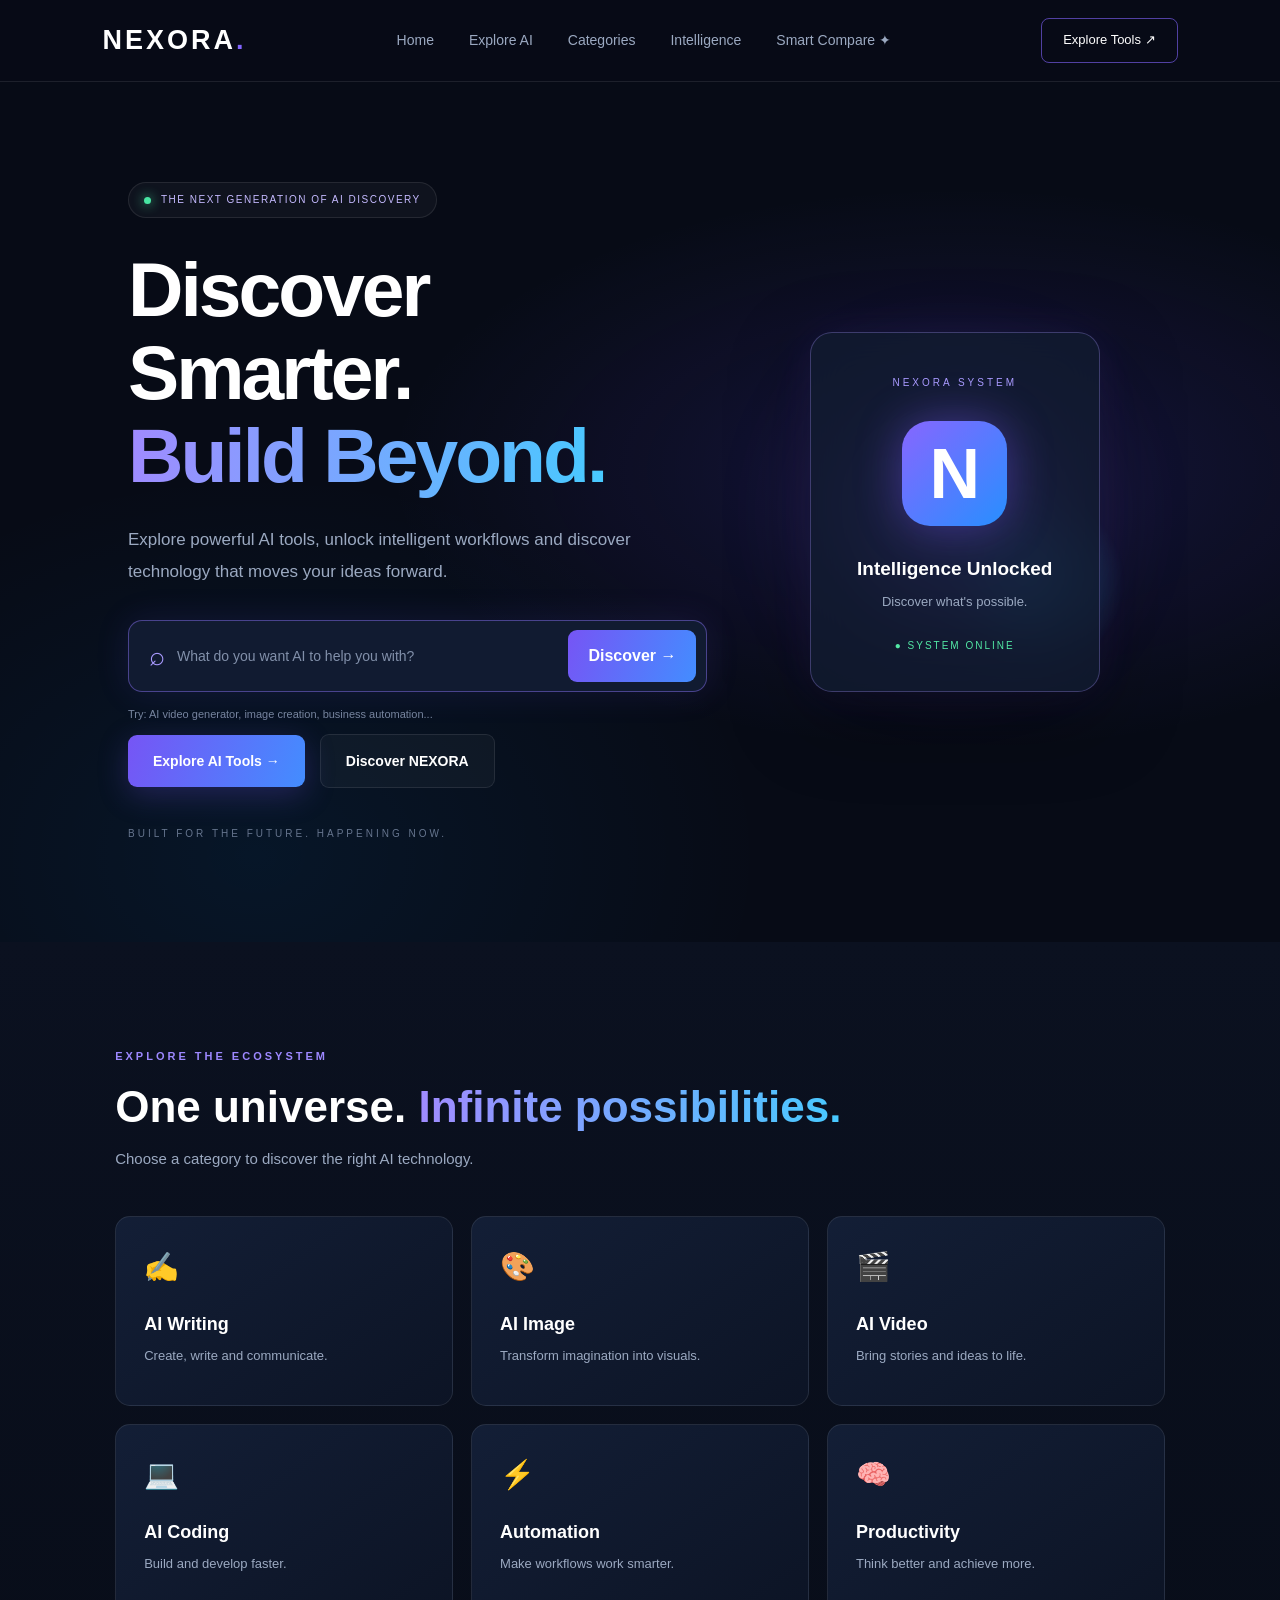
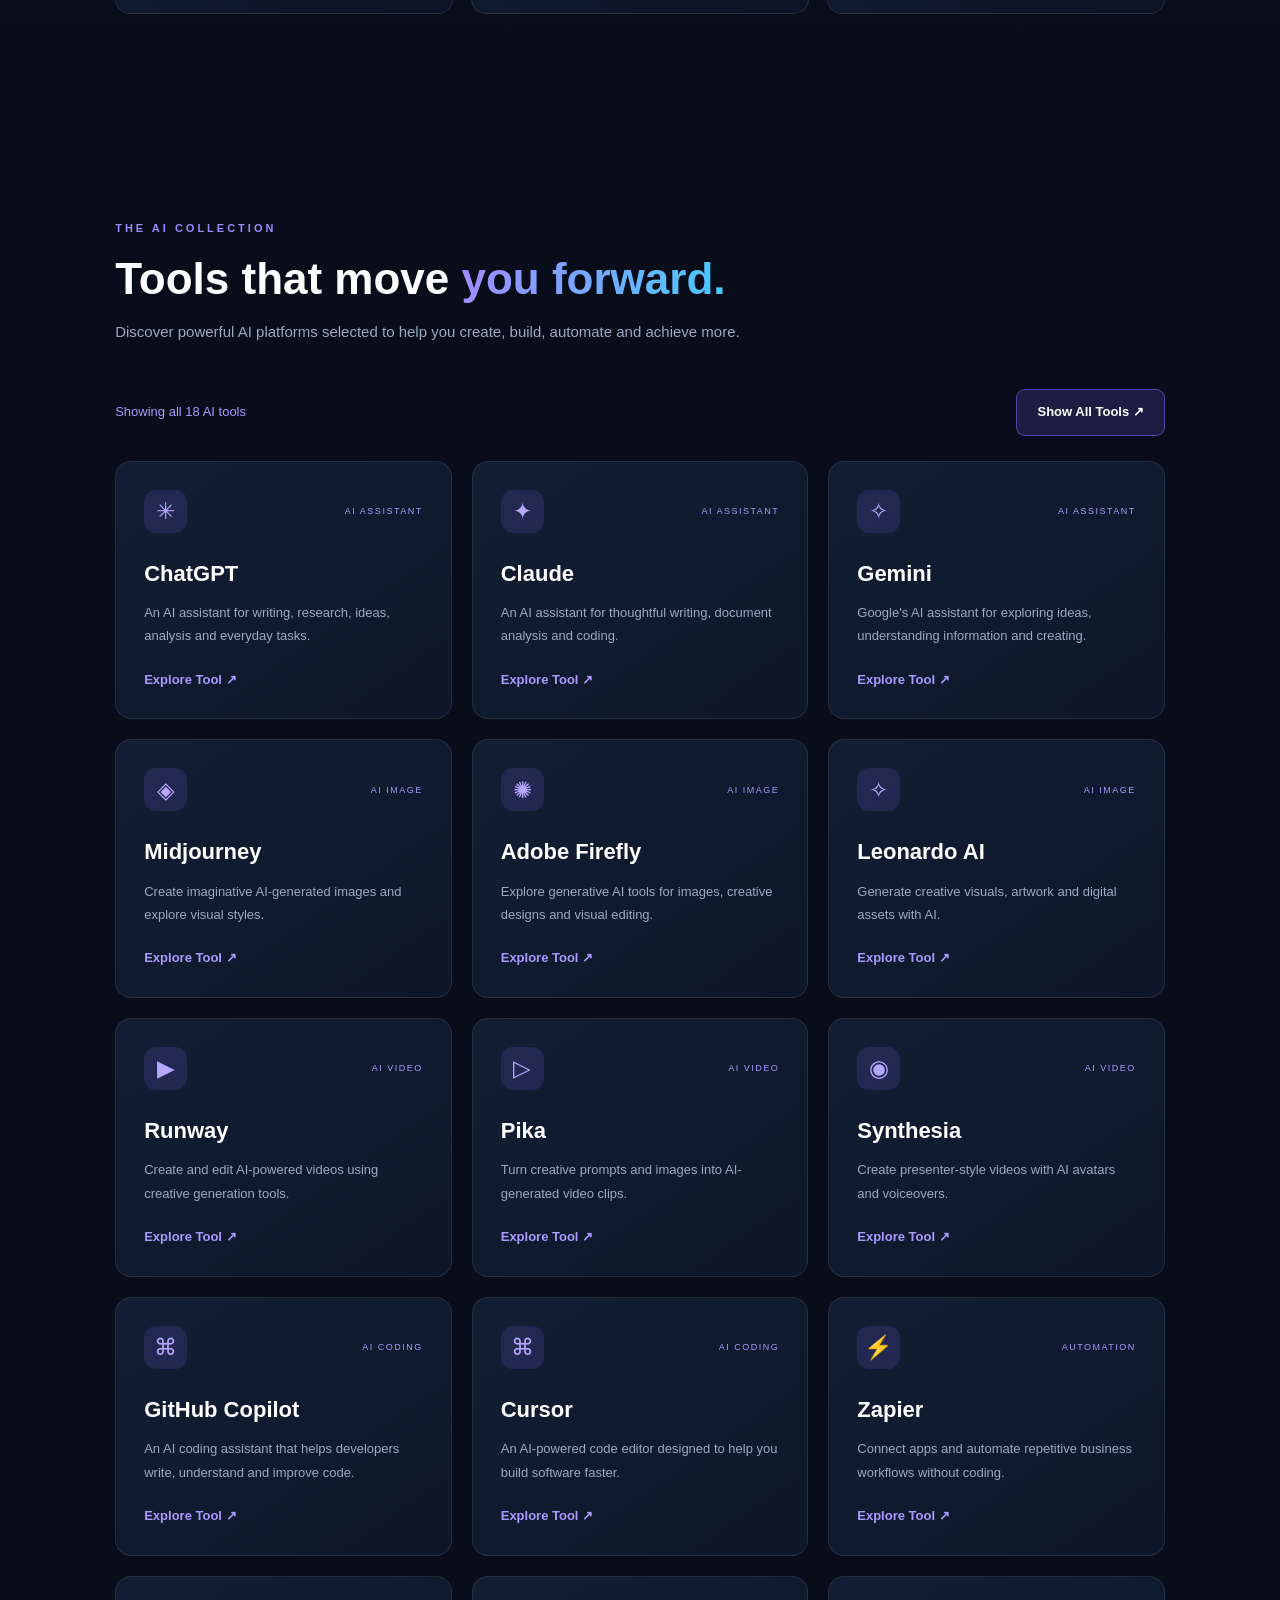
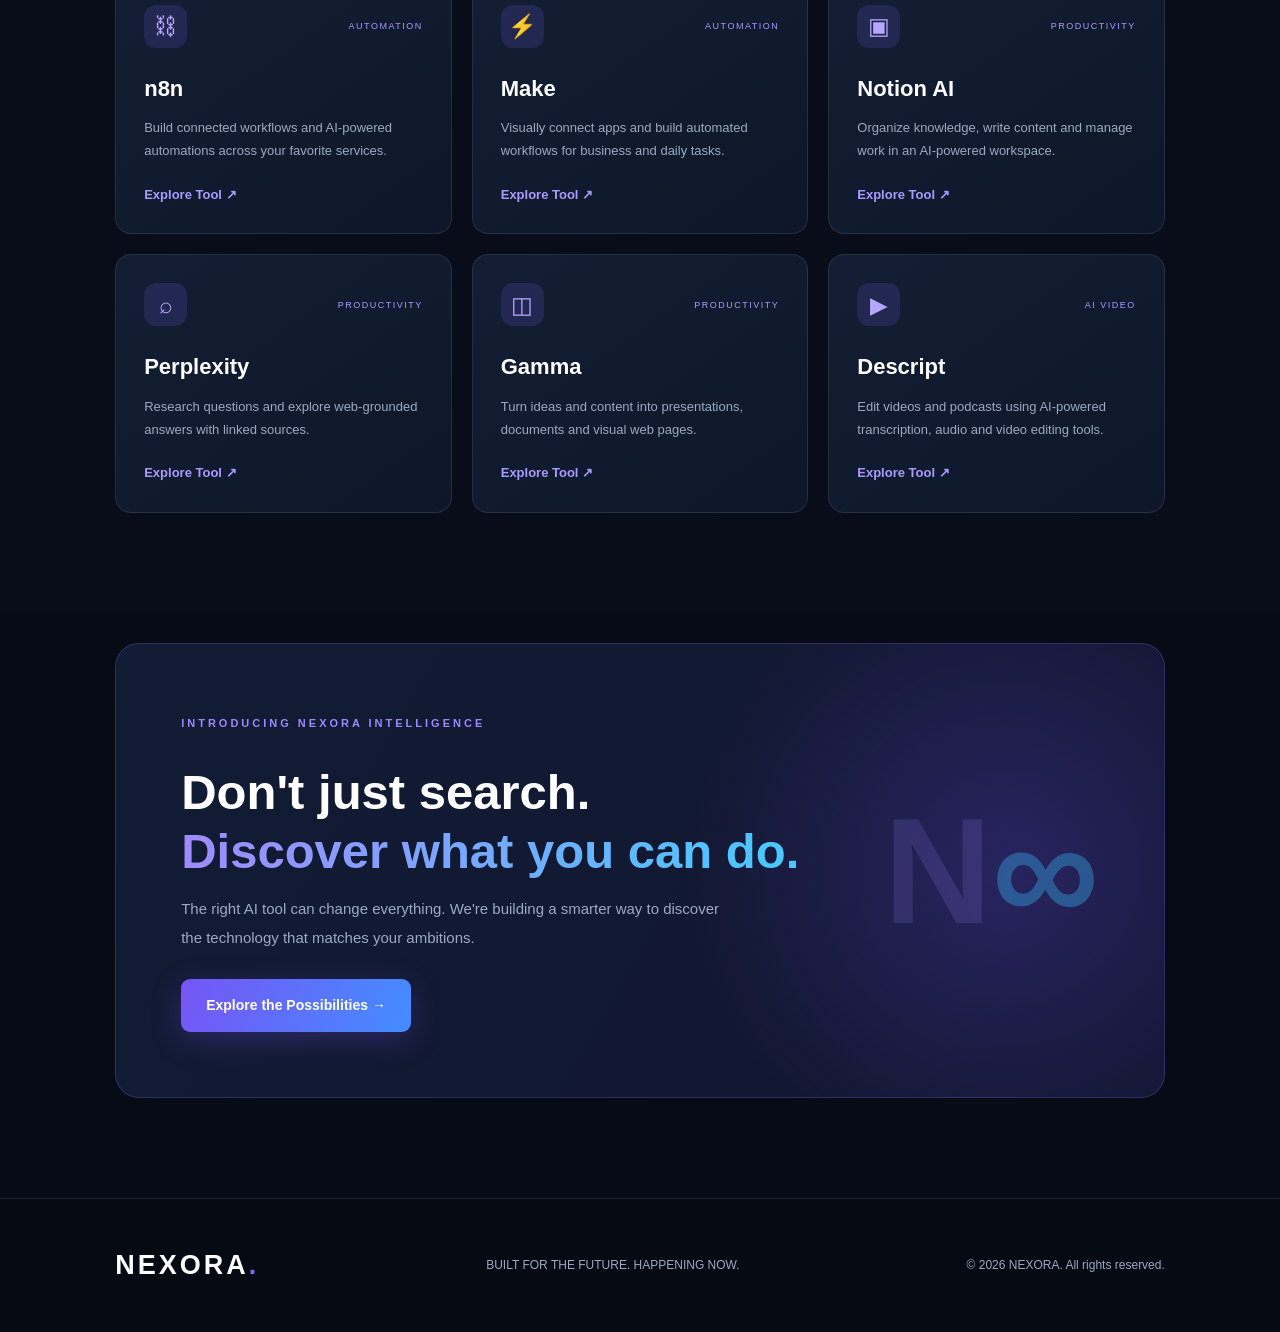
<file: index.html>
<!DOCTYPE html>
<html lang="en">

<head>
    <meta charset="UTF-8">
    <meta name="viewport" content="width=device-width, initial-scale=1.0">
    <meta name="description" content="Discover powerful AI tools, intelligent software and automation solutions with NEXORA.">
    <meta name="theme-color" content="#070b16">
    <link rel="icon" href="icon-192.png" type="image/png">

    <title>NEXORA — BUILT FOR THE FUTURE. HAPPENING NOW.</title>

    <link rel="manifest" href="manifest.json">
    <link rel="stylesheet" href="css/style.css">

    <style>
        .category-card {
            cursor: pointer;
            text-decoration: none;
        }

        .category-card.is-active {
            border-color: #8265ff;
            box-shadow: 0 0 25px rgba(130, 101, 255, 0.22);
            transform: translateY(-3px);
        }

        .filter-toolbar {
            position: relative;
            z-index: 10;
            display: flex;
            align-items: center;
            justify-content: space-between;
            flex-wrap: wrap;
            gap: 14px;
            margin: 25px 0;
        }

        .filter-status {
            color: #a99aff;
            font-size: 13px;
        }

        .filter-reset {
            position: relative;
            z-index: 20;
            display: inline-flex;
            align-items: center;
            justify-content: center;
            padding: 12px 20px;
            min-height: 44px;
            color: white;
            background: rgba(130, 101, 255, 0.18);
            border: 1px solid rgba(130, 101, 255, 0.55);
            border-radius: 9px;
            font-size: 13px;
            font-weight: 700;
            cursor: pointer;
            pointer-events: auto;
            transition: 0.3s ease;
        }

        .filter-reset:hover {
            background: rgba(130, 101, 255, 0.35);
            border-color: #8265ff;
            transform: translateY(-2px);
            box-shadow: 0 5px 20px rgba(130, 101, 255, 0.2);
        }

        .filter-reset:focus-visible {
            outline: 2px solid #a99aff;
            outline-offset: 3px;
        }

        .tool-card[hidden] {
            display: none !important;
        }
    </style>
</head>

<body>

    <!-- NAVIGATION -->
    <header class="navbar">

        <a href="#" class="logo">NEXORA<span>.</span></a>

        <nav class="nav-links">
            <a href="#home">Home</a>
            <a href="#tools">Explore AI</a>
            <a href="#categories">Categories</a>
            <a href="#intelligence">Intelligence</a>
            <a href="compare.html">Smart Compare ✦</a>
        </nav>

        <a href="#tools" class="nav-button">Explore Tools ↗</a>

    </header>

    <main>

        <!-- HERO SECTION -->
        <section class="hero" id="home">

            <div class="hero-content">

                <div class="hero-badge">
                    <span class="status-dot"></span>
                    THE NEXT GENERATION OF AI DISCOVERY
                </div>

                <h1>
                    Discover Smarter.<br>
                    <span>Build Beyond.</span>
                </h1>

                <p class="hero-description">
                    Explore powerful AI tools, unlock intelligent
                    workflows and discover technology that moves
                    your ideas forward.
                </p>

                <!-- SMART SEARCH -->
                <div class="search-container">

                    <div class="search-box">

                        <span class="search-icon">⌕</span>

                        <input
                            type="text"
                            id="toolSearch"
                            aria-label="Search AI tools"
                            placeholder="What do you want AI to help you with?"
                        >

                        <button type="button" id="searchButton">
                            Discover →
                        </button>

                    </div>

                    <p class="search-hint">
                        Try: AI video generator, image creation, business automation...
                    </p>

                    <p id="searchMessage" aria-live="polite"></p>

                </div>

                <div class="hero-actions">

                    <a href="#tools" class="primary-button">
                        Explore AI Tools →
                    </a>

                    <a href="#intelligence" class="secondary-button">
                        Discover NEXORA
                    </a>

                </div>

                <div class="hero-note">
                    BUILT FOR THE FUTURE. HAPPENING NOW.
                </div>

            </div>

            <div class="hero-visual">

                <div class="orb orb-one"></div>
                <div class="orb orb-two"></div>

                <div class="visual-card">

                    <span class="visual-label">NEXORA SYSTEM</span>

                    <div class="visual-symbol">N</div>

                    <h3>Intelligence Unlocked</h3>

                    <p>Discover what's possible.</p>

                    <span class="visual-status">● SYSTEM ONLINE</span>

                </div>

            </div>

        </section>

        <!-- CATEGORIES -->
        <section class="categories section" id="categories">

            <div class="section-heading">

                <span class="eyebrow">EXPLORE THE ECOSYSTEM</span>

                <h2>
                    One universe. <span>Infinite possibilities.</span>
                </h2>

                <p>
                    Choose a category to discover the right AI technology.
                </p>

            </div>

            <div class="category-grid">

                <a href="#tools" class="category-card" data-category-filter="writing">
                    <span class="category-icon">✍️</span>
                    <h3>AI Writing</h3>
                    <p>Create, write and communicate.</p>
                </a>

                <a href="#tools" class="category-card" data-category-filter="image">
                    <span class="category-icon">🎨</span>
                    <h3>AI Image</h3>
                    <p>Transform imagination into visuals.</p>
                </a>

                <a href="#tools" class="category-card" data-category-filter="video">
                    <span class="category-icon">🎬</span>
                    <h3>AI Video</h3>
                    <p>Bring stories and ideas to life.</p>
                </a>

                <a href="#tools" class="category-card" data-category-filter="coding">
                    <span class="category-icon">💻</span>
                    <h3>AI Coding</h3>
                    <p>Build and develop faster.</p>
                </a>

                <a href="#tools" class="category-card" data-category-filter="automation">
                    <span class="category-icon">⚡</span>
                    <h3>Automation</h3>
                    <p>Make workflows work smarter.</p>
                </a>

                <a href="#tools" class="category-card" data-category-filter="productivity">
                    <span class="category-icon">🧠</span>
                    <h3>Productivity</h3>
                    <p>Think better and achieve more.</p>
                </a>

            </div>

        </section>

        <!-- AI TOOLS DIRECTORY -->
        <section class="tools-section section" id="tools">

            <div class="section-heading">

                <span class="eyebrow">THE AI COLLECTION</span>

                <h2>
                    Tools that move <span>you forward.</span>
                </h2>

                <p>
                    Discover powerful AI platforms selected to help
                    you create, build, automate and achieve more.
                </p>

            </div>

            <!-- FILTER TOOLBAR -->
            <div class="filter-toolbar">

                <span class="filter-status" id="filterStatus">
                    Showing all 18 AI tools
                </span>

                <button
                    type="button"
                    class="filter-reset"
                    id="showAllButton"
                >
                    Show All Tools ↗
                </button>

            </div>

            <div class="tools-grid">

                <!-- AI ASSISTANTS -->

                <article class="tool-card"
                    data-category="writing productivity"
                    data-keywords="chatgpt chat writing research assistant productivity business ideas content generation">

                    <div class="tool-top">
                        <span class="tool-icon">✳</span>
                        <span class="tool-tag">AI ASSISTANT</span>
                    </div>

                    <h3>ChatGPT</h3>

                    <p>
                        An AI assistant for writing, research, ideas,
                        analysis and everyday tasks.
                    </p>

                    <a href="tool.html?tool=chatgpt">
                        Explore Tool ↗
                    </a>

                </article>

                <article class="tool-card"
                    data-category="writing coding productivity"
                    data-keywords="claude writing research coding analysis assistant documents productivity">

                    <div class="tool-top">
                        <span class="tool-icon">✦</span>
                        <span class="tool-tag">AI ASSISTANT</span>
                    </div>

                    <h3>Claude</h3>

                    <p>
                        An AI assistant for thoughtful writing,
                        document analysis and coding.
                    </p>

                    <a href="tool.html?tool=claude">
                        Explore Tool ↗
                    </a>

                </article>

                <article class="tool-card"
                    data-category="writing image productivity"
                    data-keywords="gemini google writing research assistant images multimodal productivity">

                    <div class="tool-top">
                        <span class="tool-icon">✧</span>
                        <span class="tool-tag">AI ASSISTANT</span>
                    </div>

                    <h3>Gemini</h3>

                    <p>
                        Google's AI assistant for exploring ideas,
                        understanding information and creating.
                    </p>

                    <a href="tool.html?tool=gemini">
                        Explore Tool ↗
                    </a>

                </article>

                <!-- AI IMAGE -->

                <article class="tool-card"
                    data-category="image"
                    data-keywords="midjourney image art design picture visual creative illustration generator">

                    <div class="tool-top">
                        <span class="tool-icon">◈</span>
                        <span class="tool-tag">AI IMAGE</span>
                    </div>

                    <h3>Midjourney</h3>

                    <p>
                        Create imaginative AI-generated images
                        and explore visual styles.
                    </p>

                    <a href="tool.html?tool=midjourney">
                        Explore Tool ↗
                    </a>

                </article>

                <article class="tool-card"
                    data-category="image"
                    data-keywords="adobe firefly image generation photo editing design creative graphics">

                    <div class="tool-top">
                        <span class="tool-icon">✺</span>
                        <span class="tool-tag">AI IMAGE</span>
                    </div>

                    <h3>Adobe Firefly</h3>

                    <p>
                        Explore generative AI tools for images,
                        creative designs and visual editing.
                    </p>

                    <a href="tool.html?tool=firefly">
                        Explore Tool ↗
                    </a>

                </article>

                <article class="tool-card"
                    data-category="image"
                    data-keywords="leonardo ai image generator art design game assets creative visuals">

                    <div class="tool-top">
                        <span class="tool-icon">✧</span>
                        <span class="tool-tag">AI IMAGE</span>
                    </div>

                    <h3>Leonardo AI</h3>

                    <p>
                        Generate creative visuals, artwork
                        and digital assets with AI.
                    </p>

                    <a href="tool.html?tool=leonardo">
                        Explore Tool ↗
                    </a>

                </article>

                <!-- AI VIDEO -->

                <article class="tool-card"
                    data-category="video"
                    data-keywords="runway video generator text to video image to video filmmaking editing">

                    <div class="tool-top">
                        <span class="tool-icon">▶</span>
                        <span class="tool-tag">AI VIDEO</span>
                    </div>

                    <h3>Runway</h3>

                    <p>
                        Create and edit AI-powered videos
                        using creative generation tools.
                    </p>

                    <a href="tool.html?tool=runway">
                        Explore Tool ↗
                    </a>

                </article>

                <article class="tool-card"
                    data-category="video"
                    data-keywords="pika video generator animation image to video text to video creative effects">

                    <div class="tool-top">
                        <span class="tool-icon">▷</span>
                        <span class="tool-tag">AI VIDEO</span>
                    </div>

                    <h3>Pika</h3>

                    <p>
                        Turn creative prompts and images
                        into AI-generated video clips.
                    </p>

                    <a href="tool.html?tool=pika">
                        Explore Tool ↗
                    </a>

                </article>

                <article class="tool-card"
                    data-category="video productivity"
                    data-keywords="synthesia video avatar presenter training business corporate video text to video">

                    <div class="tool-top">
                        <span class="tool-icon">◉</span>
                        <span class="tool-tag">AI VIDEO</span>
                    </div>

                    <h3>Synthesia</h3>

                    <p>
                        Create presenter-style videos
                        with AI avatars and voiceovers.
                    </p>

                    <a href="tool.html?tool=synthesia">
                        Explore Tool ↗
                    </a>

                </article>

                <!-- AI CODING -->

                <article class="tool-card"
                    data-category="coding productivity"
                    data-keywords="github copilot coding programming developer code assistant software development">

                    <div class="tool-top">
                        <span class="tool-icon">⌘</span>
                        <span class="tool-tag">AI CODING</span>
                    </div>

                    <h3>GitHub Copilot</h3>

                    <p>
                        An AI coding assistant that helps developers
                        write, understand and improve code.
                    </p>

                    <a href="tool.html?tool=copilot">
                        Explore Tool ↗
                    </a>

                </article>

                <article class="tool-card"
                    data-category="coding"
                    data-keywords="cursor ai coding programming code editor developer software engineering">

                    <div class="tool-top">
                        <span class="tool-icon">⌘</span>
                        <span class="tool-tag">AI CODING</span>
                    </div>

                    <h3>Cursor</h3>

                    <p>
                        An AI-powered code editor designed
                        to help you build software faster.
                    </p>

                    <a href="tool.html?tool=cursor">
                        Explore Tool ↗
                    </a>

                </article>

                <!-- AUTOMATION -->

                <article class="tool-card"
                    data-category="automation productivity"
                    data-keywords="zapier automation business workflow integrations apps productivity no code">

                    <div class="tool-top">
                        <span class="tool-icon">⚡</span>
                        <span class="tool-tag">AUTOMATION</span>
                    </div>

                    <h3>Zapier</h3>

                    <p>
                        Connect apps and automate repetitive
                        business workflows without coding.
                    </p>

                    <a href="tool.html?tool=zapier">
                        Explore Tool ↗
                    </a>

                </article>

                <article class="tool-card"
                    data-category="automation coding"
                    data-keywords="n8n automation workflow ai agents integrations business developer no code">

                    <div class="tool-top">
                        <span class="tool-icon">⛓</span>
                        <span class="tool-tag">AUTOMATION</span>
                    </div>

                    <h3>n8n</h3>

                    <p>
                        Build connected workflows and AI-powered
                        automations across your favorite services.
                    </p>

                    <a href="tool.html?tool=n8n">
                        Explore Tool ↗
                    </a>

                </article>

                <article class="tool-card"
                    data-category="automation productivity"
                    data-keywords="make automation workflow business integrations visual no code apps">

                    <div class="tool-top">
                        <span class="tool-icon">⚡</span>
                        <span class="tool-tag">AUTOMATION</span>
                    </div>

                    <h3>Make</h3>

                    <p>
                        Visually connect apps and build automated
                        workflows for business and daily tasks.
                    </p>

                    <a href="tool.html?tool=make">
                        Explore Tool ↗
                    </a>

                </article>

                <!-- PRODUCTIVITY -->

                <article class="tool-card"
                    data-category="productivity writing"
                    data-keywords="notion ai productivity notes documents writing workspace organization knowledge management">

                    <div class="tool-top">
                        <span class="tool-icon">▣</span>
                        <span class="tool-tag">PRODUCTIVITY</span>
                    </div>

                    <h3>Notion AI</h3>

                    <p>
                        Organize knowledge, write content
                        and manage work in an AI-powered workspace.
                    </p>

                    <a href="tool.html?tool=notion">
                        Explore Tool ↗
                    </a>

                </article>

                <article class="tool-card"
                    data-category="productivity writing"
                    data-keywords="perplexity research search answers sources information productivity web search">

                    <div class="tool-top">
                        <span class="tool-icon">⌕</span>
                        <span class="tool-tag">PRODUCTIVITY</span>
                    </div>

                    <h3>Perplexity</h3>

                    <p>
                        Research questions and explore web-grounded
                        answers with linked sources.
                    </p>

                    <a href="tool.html?tool=perplexity">
                        Explore Tool ↗
                    </a>

                </article>

                <article class="tool-card"
                    data-category="productivity image"
                    data-keywords="gamma presentations slides documents websites productivity design presentation generator">

                    <div class="tool-top">
                        <span class="tool-icon">◫</span>
                        <span class="tool-tag">PRODUCTIVITY</span>
                    </div>

                    <h3>Gamma</h3>

                    <p>
                        Turn ideas and content into presentations,
                        documents and visual web pages.
                    </p>

                    <a href="tool.html?tool=gamma">
                        Explore Tool ↗
                    </a>

                </article>

                <article class="tool-card"
                    data-category="video productivity"
                    data-keywords="descript video audio editing podcast transcription captions content creator editing">

                    <div class="tool-top">
                        <span class="tool-icon">▶</span>
                        <span class="tool-tag">AI VIDEO</span>
                    </div>

                    <h3>Descript</h3>

                    <p>
                        Edit videos and podcasts using AI-powered
                        transcription, audio and video editing tools.
                    </p>

                    <a href="tool.html?tool=descript">
                        Explore Tool ↗
                    </a>

                </article>

            </div>

        </section>

        <!-- NEXORA INTELLIGENCE -->
        <section class="intelligence-section" id="intelligence">

            <div class="intelligence-content">

                <span class="eyebrow">
                    INTRODUCING NEXORA INTELLIGENCE
                </span>

                <h2>
                    Don't just search.<br>
                    <span>Discover what you can do.</span>
                </h2>

                <p>
                    The right AI tool can change everything.
                    We're building a smarter way to discover the
                    technology that matches your ambitions.
                </p>

                <a href="#tools" class="primary-button">
                    Explore the Possibilities →
                </a>

            </div>

            <div class="intelligence-mark">
                N<span>∞</span>
            </div>

        </section>

    </main>

    <!-- FOOTER -->
    <footer class="footer">

        <a href="#" class="logo">NEXORA<span>.</span></a>

        <p>BUILT FOR THE FUTURE. HAPPENING NOW.</p>

        <p class="copyright">
            © 2026 NEXORA. All rights reserved.
        </p>

    </footer>

    <!-- SEARCH AND CATEGORY FILTER ENGINE -->
    <script>

    document.addEventListener("DOMContentLoaded", function () {

        const searchInput = document.getElementById("toolSearch");
        const searchButton = document.getElementById("searchButton");
        const searchMessage = document.getElementById("searchMessage");
        const filterStatus = document.getElementById("filterStatus");
        const showAllButton = document.getElementById("showAllButton");

        const toolCards = document.querySelectorAll(".tool-card");
        const categoryCards = document.querySelectorAll("[data-category-filter]");

        let activeCategory = "all";

        const totalTools = toolCards.length;

        function filterTools(shouldScroll = true) {

            const query = searchInput.value.trim().toLowerCase();
            const searchWords = query.split(/\s+/).filter(Boolean);

            let matches = 0;

            toolCards.forEach(card => {

                const content = card.textContent.toLowerCase();
                const keywords = (card.dataset.keywords || "").toLowerCase();

                const searchableText = content + " " + keywords;

                const categories = (card.dataset.category || "").split(/\s+/);

                const matchesCategory =
                    activeCategory === "all" ||
                    categories.includes(activeCategory);

                const matchesSearch =
                    searchWords.length === 0 ||
                    searchWords.every(word => searchableText.includes(word));

                const isVisible = matchesCategory && matchesSearch;

                card.hidden = !isVisible;

                if (isVisible) {
                    matches++;
                }

            });

            if (query === "" && activeCategory === "all") {

                searchMessage.textContent = "";

            } else if (matches > 0) {

                searchMessage.textContent =
                    matches + " matching AI tool(s) found.";

            } else {

                searchMessage.textContent =
                    "No matching tools found. Try another search or category.";

            }

            if (activeCategory === "all" && query === "") {

                filterStatus.textContent =
                    "Showing all " + totalTools + " AI tools";

            } else if (activeCategory === "all") {

                filterStatus.textContent =
                    "Showing " + matches + " of " + totalTools + " AI tools";

            } else {

                const categoryName =
                    activeCategory.charAt(0).toUpperCase() +
                    activeCategory.slice(1);

                filterStatus.textContent =
                    categoryName + " · " + matches + " tool(s)";

            }

            if (shouldScroll) {

                document.getElementById("tools").scrollIntoView({
                    behavior: "smooth"
                });

            }

        }

        // CATEGORY FILTERS
        categoryCards.forEach(categoryCard => {

            categoryCard.addEventListener("click", function(event) {

                event.preventDefault();

                activeCategory = this.dataset.categoryFilter;

                categoryCards.forEach(card => {
                    card.classList.remove("is-active");
                });

                this.classList.add("is-active");

                filterTools(true);

            });

        });

        // SEARCH BUTTON
        searchButton.addEventListener("click", function() {
            filterTools(true);
        });

        // ENTER KEY
        searchInput.addEventListener("keydown", function(event) {

            if (event.key === "Enter") {
                filterTools(true);
            }

        });

        // SHOW ALL BUTTON
        showAllButton.addEventListener("click", function(event) {

            event.preventDefault();

            activeCategory = "all";
            searchInput.value = "";

            categoryCards.forEach(card => {
                card.classList.remove("is-active");
            });

            filterTools(false);

            showAllButton.textContent = "✓ All Tools Showing";

            window.setTimeout(function() {
                showAllButton.textContent = "Show All Tools ↗";
            }, 1500);

        });

        // INITIAL DIRECTORY STATE
        filterTools(false);

    });

    </script>

    <!-- NEXORA PWA CONNECTION -->
    <script src="pwa.js"></script>

</body>
</html>
</file>
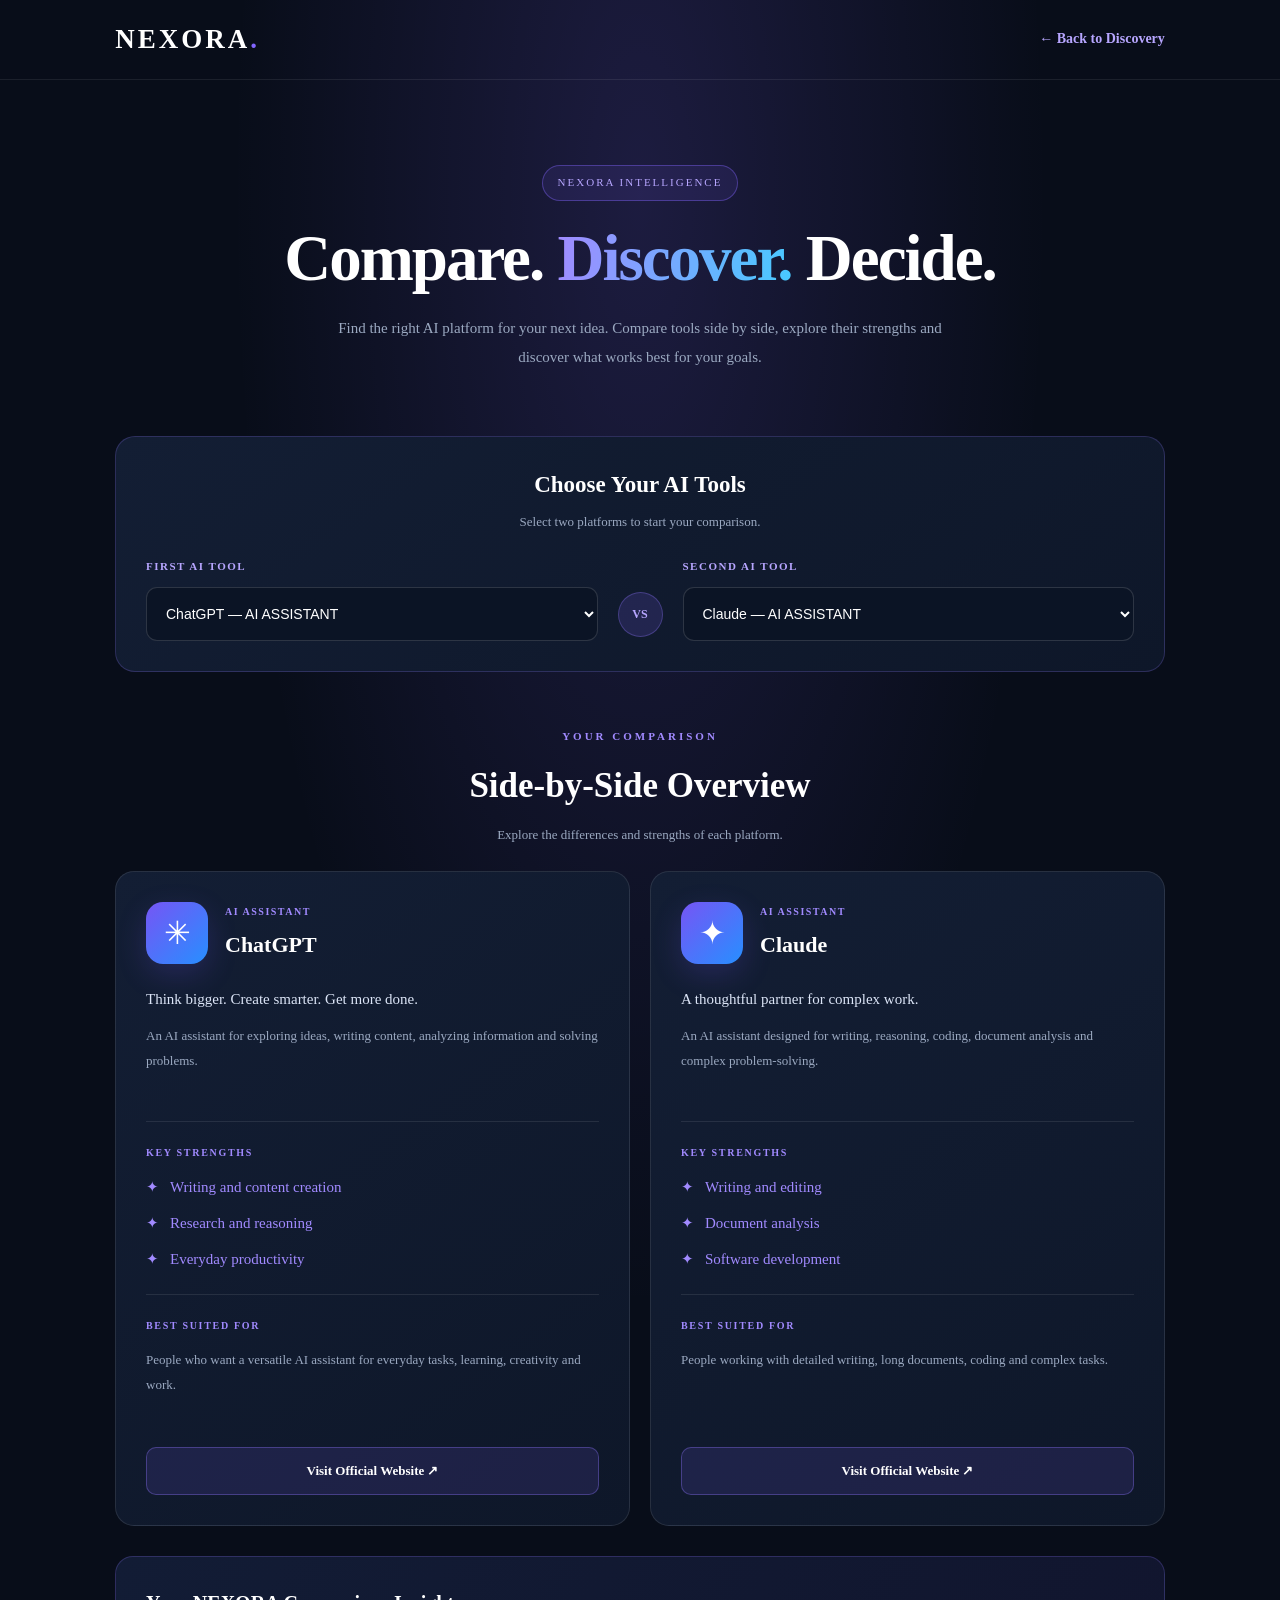
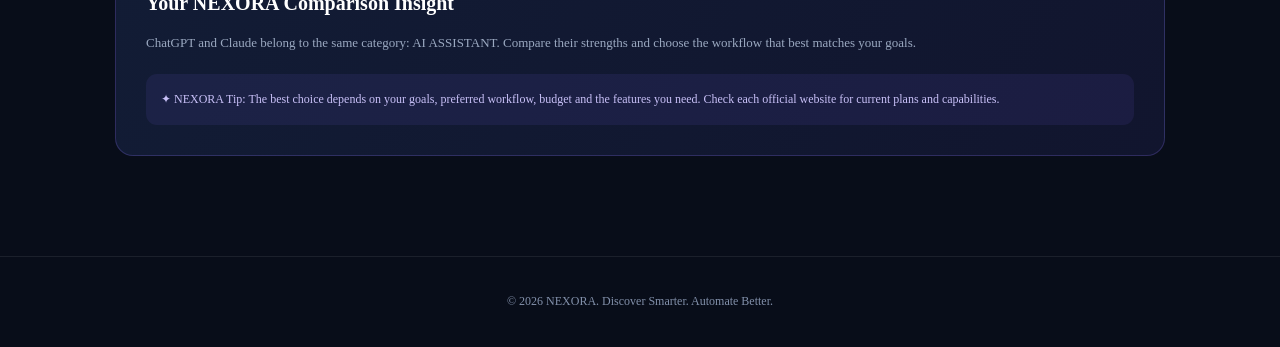
<file: compare.html>
<!DOCTYPE html>
<html lang="en">
<head>
<meta charset="UTF-8">
<meta name="viewport" content="width=device-width, initial-scale=1.0">
<meta name="description" content="Compare AI tools side by side with NEXORA Smart Compare.">
<link rel="icon" href="icon-192.png" type="image/png">
<title>Smart Compare — NEXORA</title>
<link rel="stylesheet" href="css/style.css">

<style>
* { box-sizing:border-box; }

body {
    margin:0;
    background:#080d19;
    color:#fff;
    font-family:inherit;
}

.compare-page {
    min-height:100vh;
    background:
        radial-gradient(ellipse at 50% 10%,rgba(130,101,255,.17),transparent 45%),
        #080d19;
}

.compare-nav {
    min-height:80px;
    padding:18px 9%;
    display:flex;
    justify-content:space-between;
    align-items:center;
    border-bottom:1px solid rgba(255,255,255,.08);
}

.compare-back {
    color:#b7a6ff;
    font-size:14px;
    font-weight:700;
    text-decoration:none;
}

.compare-hero {
    text-align:center;
    max-width:850px;
    margin:auto;
    padding:85px 25px 45px;
}

.compare-badge {
    display:inline-block;
    padding:8px 15px;
    border:1px solid rgba(130,101,255,.4);
    border-radius:30px;
    color:#b7a6ff;
    background:rgba(130,101,255,.1);
    font-size:11px;
    letter-spacing:2px;
    margin-bottom:22px;
}

.compare-hero h1 {
    font-size:clamp(38px,6vw,65px);
    line-height:1.1;
    letter-spacing:-2px;
    margin:0 0 20px;
}

.compare-hero h1 span {
    background:linear-gradient(100deg,#a18aff,#47caff);
    -webkit-background-clip:text;
    background-clip:text;
    color:transparent;
}

.compare-hero p {
    max-width:650px;
    margin:auto;
    color:#9ba9c1;
    font-size:15px;
    line-height:1.9;
}

.compare-container {
    max-width:1100px;
    margin:auto;
    padding:20px 25px 100px;
}

.selector-panel {
    padding:30px;
    border:1px solid rgba(145,119,255,.22);
    border-radius:20px;
    background:linear-gradient(145deg,#131e34,#0e1729);
    margin-bottom:35px;
}

.selector-heading {
    text-align:center;
    margin-bottom:25px;
}

.selector-heading h2 {
    font-size:23px;
    margin:0 0 8px;
}

.selector-heading p {
    color:#9ba9c1;
    font-size:13px;
    margin:0;
}

.selector-grid {
    display:grid;
    grid-template-columns:1fr auto 1fr;
    align-items:end;
    gap:20px;
}

.selector-field label {
    display:block;
    color:#b7a6ff;
    font-size:11px;
    font-weight:700;
    letter-spacing:1.5px;
    margin-bottom:12px;
}

.selector-field select {
    width:100%;
    min-height:54px;
    padding:0 15px;
    border:1px solid rgba(255,255,255,.14);
    border-radius:11px;
    background:#0b1425;
    color:#fff;
    font-size:14px;
    outline:none;
    cursor:pointer;
}

.selector-field select:focus {
    border-color:#947aff;
    box-shadow:0 0 0 3px rgba(145,119,255,.12);
}

.versus {
    width:45px;
    height:45px;
    display:flex;
    align-items:center;
    justify-content:center;
    border-radius:50%;
    background:rgba(130,101,255,.16);
    border:1px solid rgba(145,119,255,.3);
    color:#b7a6ff;
    font-size:12px;
    font-weight:800;
    margin-bottom:4px;
}

.compare-results-heading {
    text-align:center;
    margin:50px 0 25px;
}

.compare-results-heading small {
    color:#a18aff;
    font-size:11px;
    font-weight:700;
    letter-spacing:3px;
}

.compare-results-heading h2 {
    font-size:clamp(25px,4vw,35px);
    margin:10px 0;
}

.compare-results-heading p {
    color:#9ba9c1;
    font-size:13px;
    line-height:1.7;
}

.comparison-grid {
    display:grid;
    grid-template-columns:1fr 1fr;
    gap:20px;
}

.tool-profile {
    padding:30px;
    border:1px solid rgba(255,255,255,.1);
    border-radius:19px;
    background:linear-gradient(145deg,#131e34,#0e1729);
    transition:border-color .3s,transform .3s;
}

.tool-profile:hover {
    transform:translateY(-4px);
    border-color:rgba(145,119,255,.45);
}

.profile-top {
    display:flex;
    align-items:center;
    gap:17px;
    margin-bottom:23px;
}

.profile-icon {
    width:62px;
    height:62px;
    flex-shrink:0;
    display:flex;
    justify-content:center;
    align-items:center;
    border-radius:17px;
    font-size:32px;
    background:linear-gradient(135deg,#7655f5,#278fff);
    box-shadow:0 10px 30px rgba(117,85,245,.2);
}

.profile-category {
    color:#a18aff;
    font-size:10px;
    font-weight:700;
    letter-spacing:1.5px;
    margin-bottom:7px;
}

.profile-top h3 {
    font-size:22px;
    margin:0;
}

.profile-tagline {
    color:#dce5f7;
    font-size:15px;
    line-height:1.6;
    margin-bottom:13px;
}

.profile-description {
    color:#9ba9c1;
    font-size:13px;
    line-height:1.9;
    min-height:74px;
}

.profile-divider {
    height:1px;
    background:rgba(255,255,255,.09);
    margin:23px 0;
}

.profile-label {
    color:#a18aff;
    font-size:10px;
    font-weight:700;
    letter-spacing:1.7px;
    margin-bottom:14px;
}

.strength-list {
    display:grid;
    gap:12px;
    padding:0;
    margin:0;
    list-style:none;
}

.strength-list li {
    display:flex;
    gap:11px;
    align-items:flex-start;
    color:#dce5f7;
    font-size:13px;
    line-height:1.6;
}

.strength-list li span {
    color:#a18aff;
    font-size:15px;
}

.profile-button {
    display:flex;
    justify-content:center;
    align-items:center;
    min-height:48px;
    margin-top:25px;
    padding:12px 15px;
    border:1px solid rgba(145,119,255,.35);
    border-radius:10px;
    color:#fff;
    background:rgba(130,101,255,.13);
    text-decoration:none;
    font-size:13px;
    font-weight:700;
    transition:background .25s,border-color .25s;
}

.profile-button:hover {
    background:rgba(130,101,255,.27);
    border-color:#a18aff;
}

.insight-panel {
    margin-top:30px;
    padding:30px;
    border:1px solid rgba(145,119,255,.23);
    border-radius:18px;
    background:linear-gradient(120deg,#121c35,#11152e);
}

.insight-panel h3 {
    font-size:20px;
    margin:0 0 12px;
}

.insight-panel p {
    color:#9ba9c1;
    font-size:13px;
    line-height:1.9;
    margin:0;
}

.insight-note {
    display:flex;
    align-items:flex-start;
    gap:12px;
    margin-top:18px;
    padding:15px;
    border-radius:11px;
    background:rgba(130,101,255,.09);
    color:#c8c0f7;
    font-size:12px;
    line-height:1.8;
}

.empty-state {
    padding:35px;
    text-align:center;
    color:#9ba9c1;
}

.compare-footer {
    padding:35px 9%;
    border-top:1px solid rgba(255,255,255,.08);
    color:#8290aa;
    font-size:12px;
    text-align:center;
}

@media(max-width:700px) {
    .compare-nav {
        padding:18px 6%;
    }

    .compare-hero {
        padding-top:65px;
    }

    .selector-grid {
        grid-template-columns:1fr;
        gap:17px;
    }

    .versus {
        margin:auto;
    }

    .comparison-grid {
        grid-template-columns:1fr;
    }

    .tool-profile {
        padding:23px;
    }

    .profile-description {
        min-height:0;
    }
}
</style>
</head>

<body>
<div class="compare-page">

<header class="compare-nav">
    <a href="index.html" class="logo">NEXORA<span>.</span></a>
    <a href="index.html#tools" class="compare-back">← Back to Discovery</a>
</header>

<main>
    <section class="compare-hero">
        <span class="compare-badge">NEXORA INTELLIGENCE</span>
        <h1>Compare. <span>Discover.</span> Decide.</h1>
        <p>
            Find the right AI platform for your next idea.
            Compare tools side by side, explore their strengths
            and discover what works best for your goals.
        </p>
    </section>

    <section class="compare-container">

        <div class="selector-panel">
            <div class="selector-heading">
                <h2>Choose Your AI Tools</h2>
                <p>Select two platforms to start your comparison.</p>
            </div>

            <div class="selector-grid">
                <div class="selector-field">
                    <label for="toolOne">FIRST AI TOOL</label>
                    <select id="toolOne"></select>
                </div>

                <div class="versus">VS</div>

                <div class="selector-field">
                    <label for="toolTwo">SECOND AI TOOL</label>
                    <select id="toolTwo"></select>
                </div>
            </div>
        </div>

        <div class="compare-results-heading">
            <small>YOUR COMPARISON</small>
            <h2>Side-by-Side Overview</h2>
            <p>Explore the differences and strengths of each platform.</p>
        </div>

        <div id="comparisonResults"></div>

    </section>
</main>

<footer class="compare-footer">
    © 2026 NEXORA. Discover Smarter. Automate Better.
</footer>

</div>

<script>
const tools = {
chatgpt:{
name:"ChatGPT",category:"AI ASSISTANT",icon:"✳",
tagline:"Think bigger. Create smarter. Get more done.",
description:"An AI assistant for exploring ideas, writing content, analyzing information and solving problems.",
strengths:["Writing and content creation","Research and reasoning","Everyday productivity"],
bestFor:"People who want a versatile AI assistant for everyday tasks, learning, creativity and work.",
website:"https://chatgpt.com/"
},
claude:{
name:"Claude",category:"AI ASSISTANT",icon:"✦",
tagline:"A thoughtful partner for complex work.",
description:"An AI assistant designed for writing, reasoning, coding, document analysis and complex problem-solving.",
strengths:["Writing and editing","Document analysis","Software development"],
bestFor:"People working with detailed writing, long documents, coding and complex tasks.",
website:"https://claude.ai/"
},
gemini:{
name:"Gemini",category:"AI ASSISTANT",icon:"✧",
tagline:"Explore ideas across text, images and more.",
description:"Google's AI assistant for exploring information, generating ideas and working across different types of content.",
strengths:["Information discovery","Content assistance","Multimodal work"],
bestFor:"People who want an AI assistant for research, creative projects and supported Google workflows.",
website:"https://gemini.google.com/"
},
midjourney:{
name:"Midjourney",category:"AI IMAGE",icon:"◈",
tagline:"Turn imagination into extraordinary visuals.",
description:"An AI image generation platform for distinctive artwork, concepts and visual compositions.",
strengths:["Image generation","Visual exploration","Creative concepts"],
bestFor:"Artists, designers and creators exploring distinctive visual styles and concepts.",
website:"https://www.midjourney.com/"
},
firefly:{
name:"Adobe Firefly",category:"AI IMAGE",icon:"✺",
tagline:"Bring creative ideas to life.",
description:"Adobe's generative AI tools for creating and editing images and other creative assets.",
strengths:["Generative creation","Creative editing","Adobe integration"],
bestFor:"Designers and creative teams using Adobe tools for visual content and editing.",
website:"https://firefly.adobe.com/"
},
leonardo:{
name:"Leonardo AI",category:"AI IMAGE",icon:"✧",
tagline:"Create visuals without limits.",
description:"A creative AI platform for image generation, artwork, design concepts and digital assets.",
strengths:["Image creation","Digital asset design","Style exploration"],
bestFor:"Digital artists, game creators and designers developing visual assets.",
website:"https://leonardo.ai/"
},
runway:{
name:"Runway",category:"AI VIDEO",icon:"▶",
tagline:"Create a new way to tell visual stories.",
description:"AI-powered video generation and creative tools for producing and editing visual content.",
strengths:["Video generation","Creative editing","Visual storytelling"],
bestFor:"Video creators and storytellers exploring AI-assisted visual production.",
website:"https://runwayml.com/"
},
pika:{
name:"Pika",category:"AI VIDEO",icon:"▷",
tagline:"Make your ideas move.",
description:"A creative AI platform for generating video clips and bringing visual concepts to life.",
strengths:["Video creation","Creative effects","Image animation"],
bestFor:"Creators making short videos, social content and creative experiments.",
website:"https://pika.art/"
},
synthesia:{
name:"Synthesia",category:"AI VIDEO",icon:"◉",
tagline:"Create professional videos with AI avatars.",
description:"A video creation platform using AI avatars and supported voice and language features.",
strengths:["AI avatars","Voiceovers","Business video communication"],
bestFor:"Businesses and educators creating presenter-style training and communication videos.",
website:"https://www.synthesia.io/"
},
copilot:{
name:"GitHub Copilot",category:"AI CODING",icon:"⌘",
tagline:"Build software with an AI coding partner.",
description:"AI-powered coding assistance for writing, understanding and improving code in supported development environments.",
strengths:["Code suggestions","Development assistance","IDE integration"],
bestFor:"Developers who want AI assistance integrated into supported coding environments.",
website:"https://github.com/features/copilot"
},
cursor:{
name:"Cursor",category:"AI CODING",icon:"⌘",
tagline:"An AI-first environment for building software.",
description:"An AI-powered code editor designed to help developers understand codebases and build software.",
strengths:["AI code editing","Codebase understanding","Developer workflow"],
bestFor:"Developers who want an AI-first editor for working across project codebases.",
website:"https://cursor.com/"
},
zapier:{
name:"Zapier",category:"AUTOMATION",icon:"⚡",
tagline:"Connect your apps. Automate your work.",
description:"An automation platform connecting supported apps and services to automate repetitive tasks.",
strengths:["App connections","Task automation","Workflow building"],
bestFor:"Teams and individuals connecting everyday business apps without building everything from scratch.",
website:"https://zapier.com/"
},
n8n:{
name:"n8n",category:"AUTOMATION",icon:"⛓",
tagline:"Build powerful workflows with flexibility.",
description:"A workflow automation platform for integrations, custom workflows and AI-powered processes.",
strengths:["Service integrations","Workflow logic","AI workflows"],
bestFor:"Technical users and teams building flexible, multi-step and AI-powered workflows.",
website:"https://n8n.io/"
},
make:{
name:"Make",category:"AUTOMATION",icon:"⚡",
tagline:"Visualize and automate connected workflows.",
description:"A visual automation platform for connecting apps, designing workflows and automating processes.",
strengths:["Visual workflow builder","App integrations","Process automation"],
bestFor:"People who prefer designing and managing automations through a visual workflow interface.",
website:"https://www.make.com/"
},
notion:{
name:"Notion AI",category:"PRODUCTIVITY",icon:"▣",
tagline:"Bring your knowledge and work together.",
description:"AI capabilities within the Notion workspace for notes, documents, knowledge and team projects.",
strengths:["Writing assistance","Knowledge work","Workspace productivity"],
bestFor:"Individuals and teams organizing knowledge, documentation and projects in Notion.",
website:"https://www.notion.com/product/ai"
},
perplexity:{
name:"Perplexity",category:"PRODUCTIVITY",icon:"⌕",
tagline:"Explore the web with AI-powered answers.",
description:"An AI-powered answer and research platform that helps users explore questions with linked sources.",
strengths:["AI search","Source discovery","Research assistance"],
bestFor:"People researching topics and exploring information with linked references.",
website:"https://www.perplexity.ai/"
},
gamma:{
name:"Gamma",category:"PRODUCTIVITY",icon:"◫",
tagline:"Turn ideas into beautiful presentations.",
description:"An AI-assisted platform for creating presentations, documents and visual content.",
strengths:["Presentation creation","Document creation","Visual design"],
bestFor:"People creating presentations, proposals and visually structured content.",
website:"https://gamma.app/"
},
descript:{
name:"Descript",category:"AI VIDEO",icon:"🎙️",
tagline:"Edit audio and video through your words.",
description:"An audio and video editing platform with transcript-based editing and AI-assisted media production.",
strengths:["Audio editing","Video editing","Transcript-based editing"],
bestFor:"Podcasters, video creators and teams producing spoken-word media.",
website:"https://www.descript.com/"
}
};

const firstSelect = document.getElementById("toolOne");
const secondSelect = document.getElementById("toolTwo");
const results = document.getElementById("comparisonResults");

function populateSelect(select) {
    Object.entries(tools).forEach(([key,tool]) => {
        const option = document.createElement("option");
        option.value = key;
        option.textContent = tool.name + " — " + tool.category;
        select.appendChild(option);
    });
}

populateSelect(firstSelect);
populateSelect(secondSelect);

firstSelect.value = "chatgpt";
secondSelect.value = "claude";

function createProfile(tool) {
    const profile = document.createElement("article");
    profile.className = "tool-profile";

    const top = document.createElement("div");
    top.className = "profile-top";

    const icon = document.createElement("div");
    icon.className = "profile-icon";
    icon.textContent = tool.icon;

    const titleWrap = document.createElement("div");

    const category = document.createElement("div");
    category.className = "profile-category";
    category.textContent = tool.category;

    const title = document.createElement("h3");
    title.textContent = tool.name;

    titleWrap.append(category,title);
    top.append(icon,titleWrap);

    const tagline = document.createElement("div");
    tagline.className = "profile-tagline";
    tagline.textContent = tool.tagline;

    const description = document.createElement("p");
    description.className = "profile-description";
    description.textContent = tool.description;

    const divider = document.createElement("div");
    divider.className = "profile-divider";

    const label = document.createElement("div");
    label.className = "profile-label";
    label.textContent = "KEY STRENGTHS";

    const list = document.createElement("ul");
    list.className = "strength-list";

    tool.strengths.forEach(strength => {
        const item = document.createElement("li");
        const marker = document.createElement("span");
        marker.textContent = "✦";
        const text = document.createElement("span");
        text.textContent = strength;
        item.append(marker,text);
        list.appendChild(item);
    });

    const bestDivider = document.createElement("div");
    bestDivider.className = "profile-divider";

    const bestLabel = document.createElement("div");
    bestLabel.className = "profile-label";
    bestLabel.textContent = "BEST SUITED FOR";

    const bestText = document.createElement("p");
    bestText.className = "profile-description";
    bestText.textContent = tool.bestFor;

    const link = document.createElement("a");
    link.className = "profile-button";
    link.href = tool.website;
    link.target = "_blank";
    link.rel = "noopener noreferrer";
    link.textContent = "Visit Official Website ↗";

    profile.append(
        top,tagline,description,divider,label,list,
        bestDivider,bestLabel,bestText,link
    );

    return profile;
}

function renderComparison() {
    const firstKey = firstSelect.value;
    const secondKey = secondSelect.value;

    const firstTool = tools[firstKey];
    const secondTool = tools[secondKey];

    results.replaceChildren();

    if (firstKey === secondKey) {
        const message = document.createElement("div");
        message.className = "insight-panel";
        message.innerHTML = "<h3>Choose two different tools</h3><p>Select another AI platform to create your comparison.</p>";
        results.appendChild(message);
        return;
    }

    const grid = document.createElement("div");
    grid.className = "comparison-grid";

    grid.append(
        createProfile(firstTool),
        createProfile(secondTool)
    );

    const insight = document.createElement("div");
    insight.className = "insight-panel";

    const heading = document.createElement("h3");
    heading.textContent = "Your NEXORA Comparison Insight";

    const paragraph = document.createElement("p");

    if (firstTool.category === secondTool.category) {
        paragraph.textContent =
            firstTool.name + " and " + secondTool.name +
            " belong to the same category: " + firstTool.category +
            ". Compare their strengths and choose the workflow that best matches your goals.";
    } else {
        paragraph.textContent =
            firstTool.name + " and " + secondTool.name +
            " serve different categories. " + firstTool.name +
            " belongs to " + firstTool.category + ", while " +
            secondTool.name + " belongs to " + secondTool.category +
            ". They may complement each other in a broader workflow.";
    }

    const note = document.createElement("div");
    note.className = "insight-note";
    note.textContent =
        "✦ NEXORA Tip: The best choice depends on your goals, preferred workflow, budget and the features you need. Check each official website for current plans and capabilities.";

    insight.append(heading,paragraph,note);

    results.append(grid,insight);
}

firstSelect.addEventListener("change",renderComparison);
secondSelect.addEventListener("change",renderComparison);

renderComparison();
</script>

<script src="pwa.js"></script>
</body>
</html>
</file>
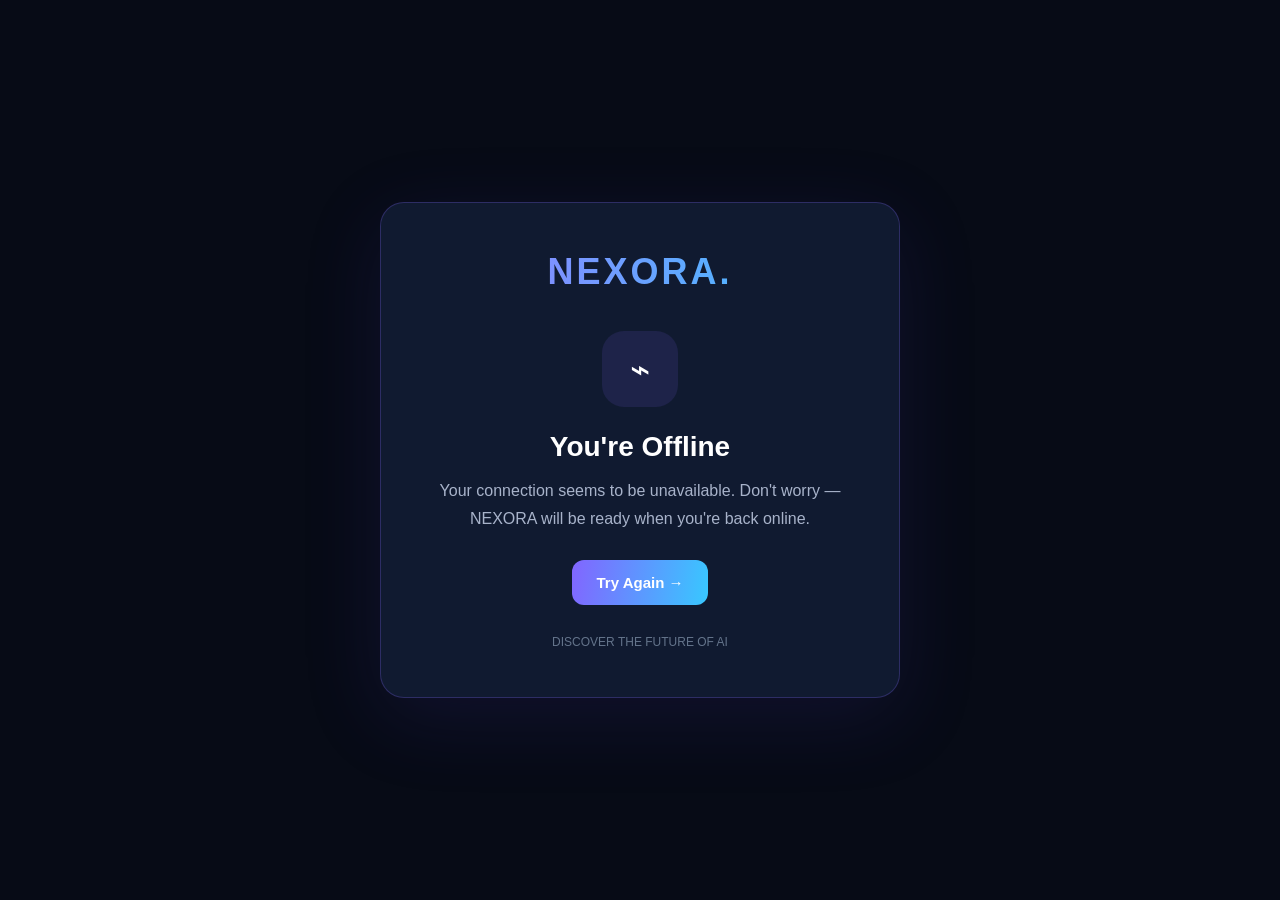
<file: offline.html>
<!DOCTYPE html>
<html lang="en">
<head>
  <meta charset="UTF-8">
  <meta name="viewport" content="width=device-width, initial-scale=1.0">
  <meta name="theme-color" content="#070b16">
  <link rel="icon" href="icon-192.png" type="image/png">
  <title>You're Offline | NEXORA</title>

  <style>
    * {
      margin: 0;
      padding: 0;
      box-sizing: border-box;
    }

    body {
      min-height: 100vh;
      display: flex;
      align-items: center;
      justify-content: center;
      padding: 24px;
      background: #070b16;
      color: #fff;
      font-family: Arial, sans-serif;
      text-align: center;
    }

    .offline-card {
      width: 100%;
      max-width: 520px;
      padding: 48px 30px;
      background: #101a30;
      border: 1px solid rgba(130, 101, 255, 0.25);
      border-radius: 24px;
      box-shadow: 0 20px 80px rgba(75, 55, 180, 0.15);
    }

    .logo {
      font-size: 36px;
      font-weight: 900;
      letter-spacing: 3px;
      background: linear-gradient(90deg, #9b7aff, #38c8ff);
      -webkit-background-clip: text;
      background-clip: text;
      color: transparent;
      margin-bottom: 38px;
    }

    .icon {
      width: 76px;
      height: 76px;
      margin: 0 auto 24px;
      display: grid;
      place-items: center;
      border-radius: 22px;
      background: rgba(130, 101, 255, 0.12);
      font-size: 34px;
    }

    h1 {
      font-size: 28px;
      margin-bottom: 14px;
    }

    p {
      color: #a8b3ca;
      line-height: 1.7;
      margin-bottom: 28px;
    }

    button {
      border: 0;
      border-radius: 12px;
      padding: 14px 25px;
      background: linear-gradient(100deg, #8265ff, #38c8ff);
      color: white;
      font-weight: 700;
      font-size: 15px;
      cursor: pointer;
    }

    button:hover {
      opacity: 0.9;
    }

    .footer {
      margin-top: 30px;
      color: #64748b;
      font-size: 12px;
    }
  </style>
</head>

<body>
  <main class="offline-card">
    <div class="logo">NEXORA.</div>

    <div class="icon">⌁</div>

    <h1>You're Offline</h1>

    <p>
      Your connection seems to be unavailable.
      Don't worry — NEXORA will be ready when
      you're back online.
    </p>

    <button onclick="window.location.reload()">
      Try Again →
    </button>

    <div class="footer">
      DISCOVER THE FUTURE OF AI
    </div>
  </main>
</body>
</html>
</file>
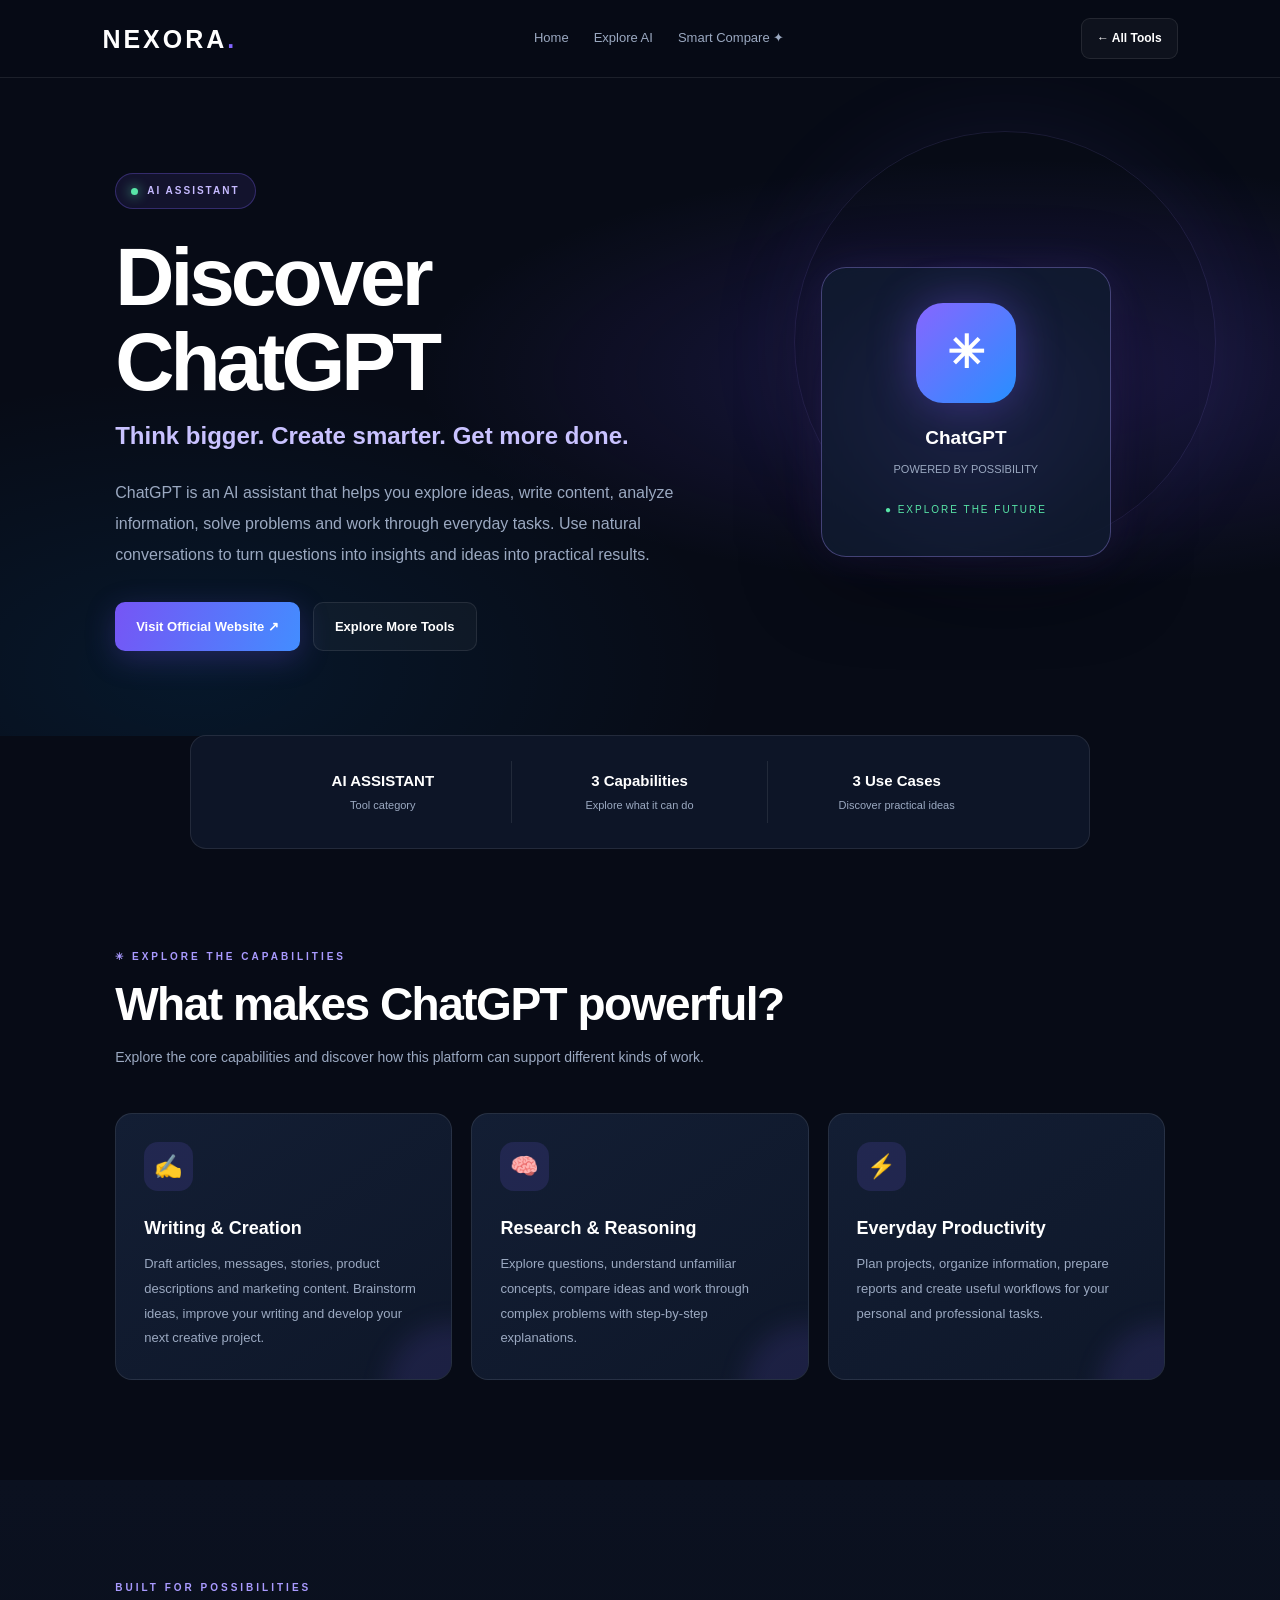
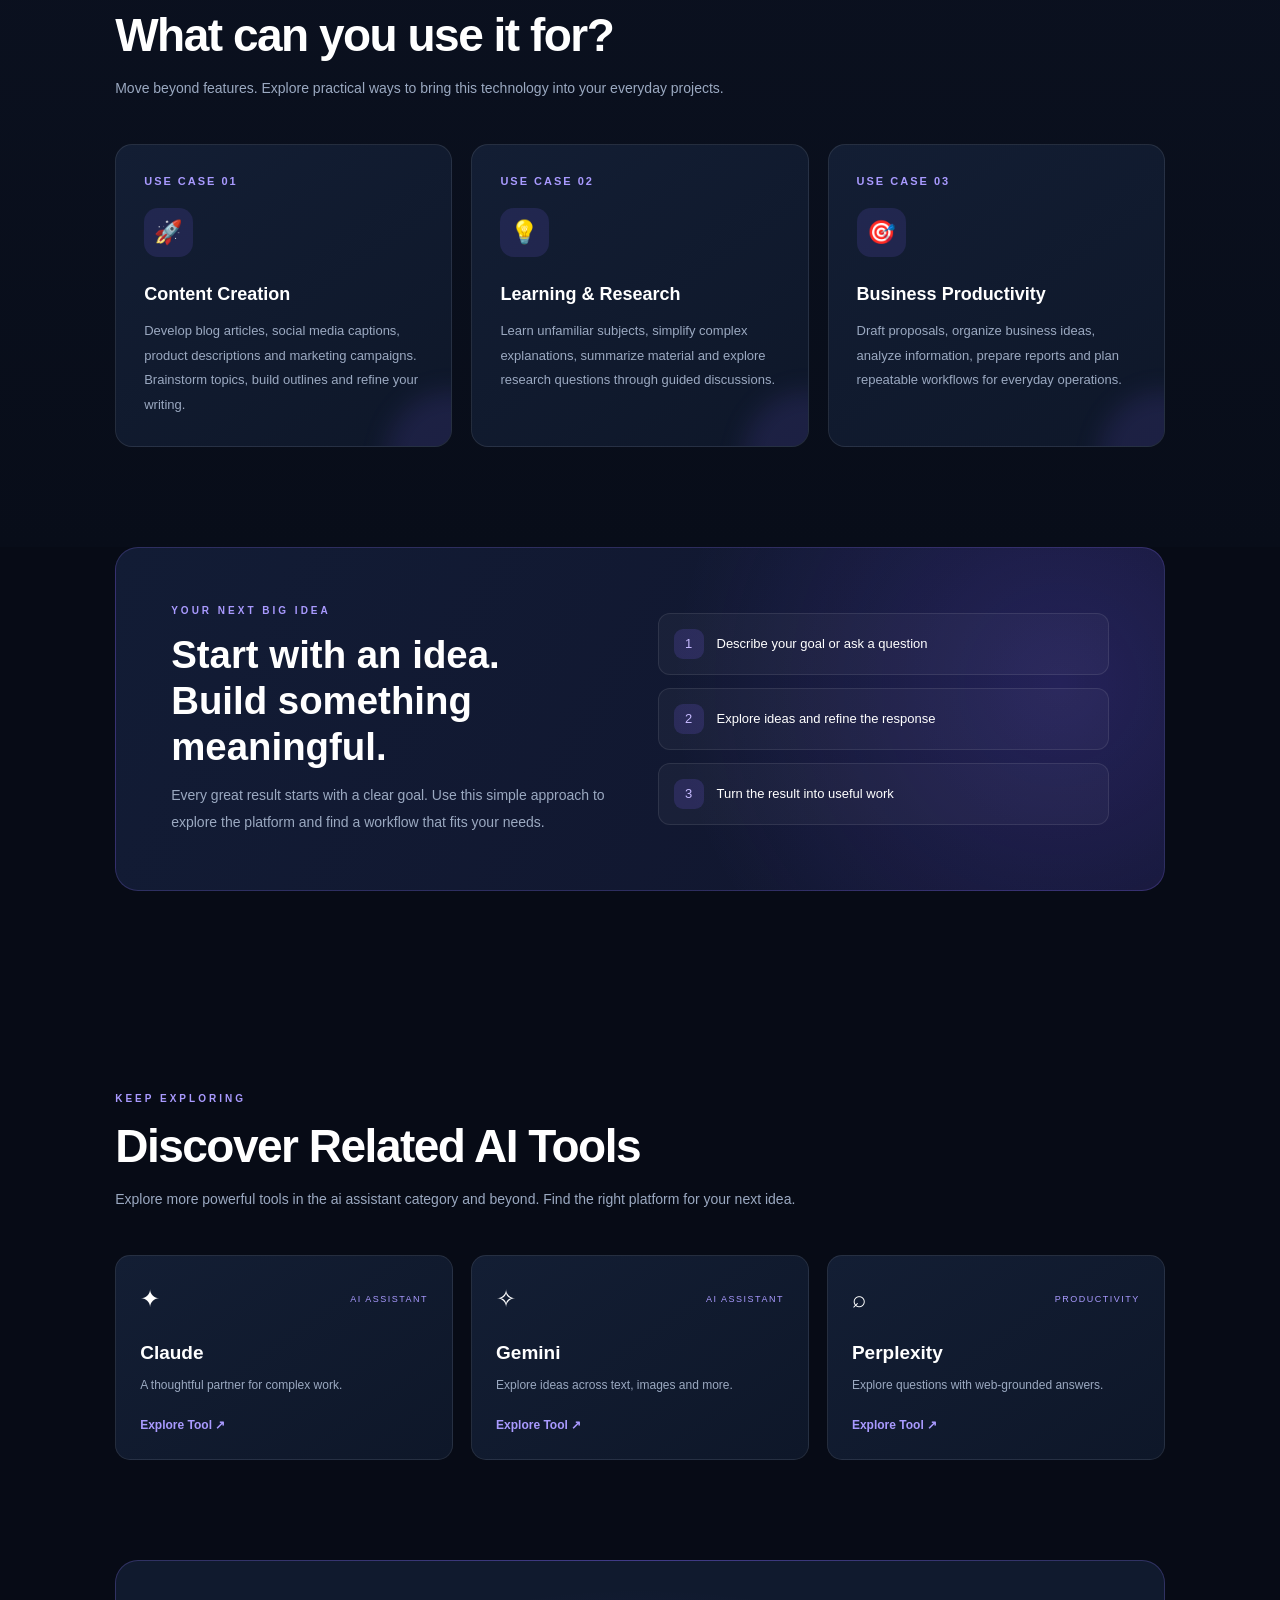
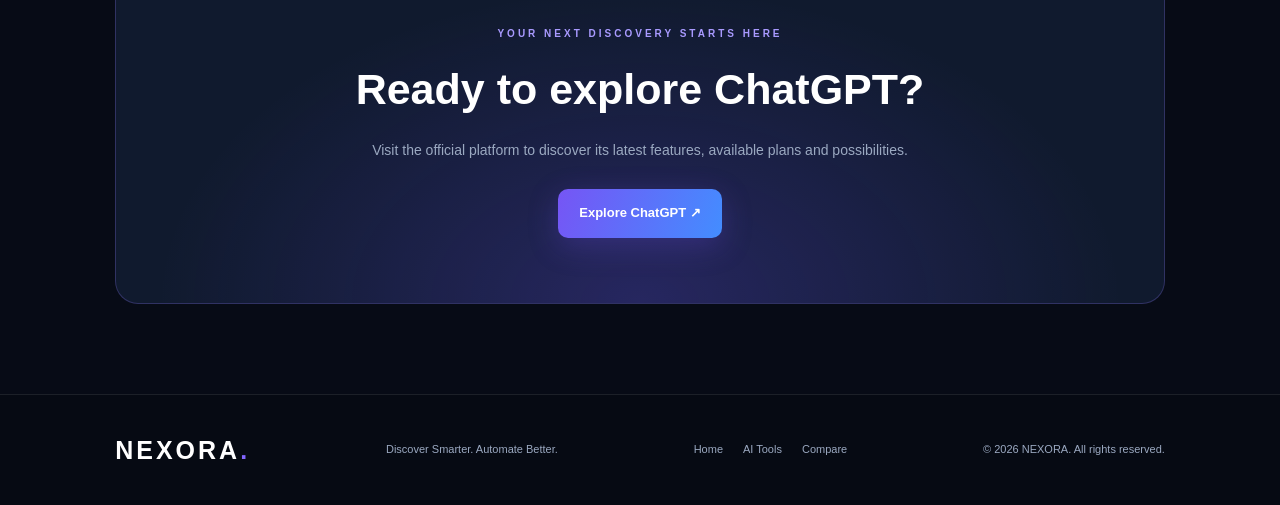
<file: tool.html>
<!DOCTYPE html>
<html lang="en">
<head>
    <meta charset="UTF-8">
    <meta name="viewport" content="width=device-width, initial-scale=1.0">
    <meta name="theme-color" content="#070b16">
    <meta name="description" content="Explore powerful AI platforms with NEXORA. Discover capabilities, use cases and tools to move your ideas forward.">

    <title>Discover AI Tools — NEXORA</title>

    <link rel="stylesheet" href="css/style.css">
    <link rel="manifest" href="manifest.json">
    <link rel="icon" href="icon-192.png" type="image/png">

    <style>
        :root {
            --detail-bg: #070b16;
            --detail-panel: #101a2e;
            --detail-purple: #8265ff;
            --detail-blue: #38c8ff;
            --detail-muted: #9ba9c1;
            --detail-border: rgba(255,255,255,.09);
        }

        * { box-sizing: border-box; }

        html { scroll-behavior: smooth; }

        body {
            margin: 0;
            background: var(--detail-bg);
            color: #fff;
            font-family: Arial, Helvetica, sans-serif;
            line-height: 1.6;
            overflow-x: hidden;
        }

        a { color: inherit; text-decoration: none; }

        button { font: inherit; }

        .detail-page { min-height: 100vh; }

        .detail-nav {
            min-height: 78px;
            padding: 15px 8%;
            display: flex;
            align-items: center;
            justify-content: space-between;
            gap: 20px;
            position: sticky;
            top: 0;
            z-index: 50;
            background: rgba(7,11,22,.88);
            border-bottom: 1px solid var(--detail-border);
            backdrop-filter: blur(18px);
        }

        .detail-logo {
            font-size: 25px;
            font-weight: 900;
            letter-spacing: 3px;
        }

        .detail-logo span { color: var(--detail-purple); }

        .detail-nav-links {
            display: flex;
            align-items: center;
            gap: 25px;
            color: var(--detail-muted);
            font-size: 13px;
        }

        .detail-nav-links a:hover { color: white; }

        .detail-nav-actions {
            display: flex;
            align-items: center;
            gap: 10px;
        }

        .detail-back,
        .install-button {
            padding: 10px 15px;
            border: 1px solid var(--detail-border);
            border-radius: 9px;
            background: rgba(255,255,255,.035);
            color: white;
            font-size: 12px;
            font-weight: 700;
            cursor: pointer;
            transition: .25s ease;
        }

        .detail-back:hover,
        .install-button:hover {
            border-color: var(--detail-purple);
            transform: translateY(-2px);
        }

        .install-button {
            background: linear-gradient(110deg,#7655f5,#438dff);
            border-color: transparent;
        }

        .install-button:disabled {
            opacity: .65;
            cursor: default;
            transform: none;
        }

        .detail-hero {
            min-height: 590px;
            padding: 95px 9% 85px;
            display: grid;
            grid-template-columns: 1.2fr .8fr;
            align-items: center;
            gap: 55px;
            position: relative;
            isolation: isolate;
            overflow: hidden;
            background:
                radial-gradient(ellipse at 80% 45%,rgba(112,78,255,.2),transparent 42%),
                radial-gradient(ellipse at 15% 90%,rgba(0,153,255,.09),transparent 35%);
        }

        .detail-hero::before {
            content: "";
            position: absolute;
            width: 420px;
            height: 420px;
            right: 5%;
            top: 8%;
            border: 1px solid rgba(157,132,255,.13);
            border-radius: 50%;
            box-shadow: 0 0 100px rgba(130,101,255,.08);
            z-index: -1;
        }

        .detail-hero-content { max-width: 700px; }

        .detail-category {
            display: inline-flex;
            align-items: center;
            gap: 9px;
            padding: 9px 15px;
            color: #c6baff;
            background: rgba(130,101,255,.1);
            border: 1px solid rgba(130,101,255,.3);
            border-radius: 30px;
            font-size: 10px;
            font-weight: 700;
            letter-spacing: 2px;
        }

        .detail-category::before {
            content: "";
            width: 7px;
            height: 7px;
            border-radius: 50%;
            background: #58e5a7;
            box-shadow: 0 0 12px #58e5a7;
        }

        .detail-hero h1 {
            margin: 25px 0 12px;
            font-size: clamp(48px,7vw,82px);
            line-height: 1.04;
            letter-spacing: -4px;
            font-weight: 900;
        }

        .detail-tagline {
            font-size: clamp(18px,2.3vw,24px);
            font-weight: 700;
            color: #c9c2ff;
            margin-bottom: 22px;
        }

        .detail-description {
            max-width: 610px;
            color: var(--detail-muted);
            font-size: 16px;
            line-height: 1.95;
        }

        .detail-actions {
            display: flex;
            flex-wrap: wrap;
            gap: 13px;
            margin-top: 32px;
        }

        .detail-primary,
        .detail-secondary {
            display: inline-flex;
            justify-content: center;
            align-items: center;
            gap: 10px;
            min-height: 49px;
            padding: 13px 21px;
            border-radius: 10px;
            font-size: 13px;
            font-weight: 800;
            transition: .3s ease;
        }

        .detail-primary {
            background: linear-gradient(110deg,#7655f5,#438dff);
            box-shadow: 0 8px 30px rgba(117,85,245,.25);
        }

        .detail-primary:hover {
            transform: translateY(-4px);
            box-shadow: 0 12px 35px rgba(117,85,245,.4);
        }

        .detail-secondary {
            border: 1px solid var(--detail-border);
            background: rgba(255,255,255,.035);
        }

        .detail-secondary:hover {
            border-color: var(--detail-purple);
            transform: translateY(-4px);
        }

        .detail-visual {
            min-height: 360px;
            display: flex;
            align-items: center;
            justify-content: center;
            position: relative;
        }

        .detail-orb {
            position: absolute;
            width: 300px;
            height: 300px;
            border-radius: 50%;
            background: radial-gradient(circle,rgba(130,101,255,.5),rgba(130,101,255,.02) 70%);
            filter: blur(5px);
            animation: detailFloat 7s ease-in-out infinite;
        }

        .detail-orb::after {
            content: "";
            position: absolute;
            inset: 30px;
            border: 1px solid rgba(185,165,255,.25);
            border-radius: 50%;
        }

        .detail-brand-card {
            width: min(290px,85%);
            padding: 35px 25px;
            position: relative;
            z-index: 2;
            text-align: center;
            background: rgba(17,27,48,.82);
            border: 1px solid rgba(166,146,255,.35);
            border-radius: 25px;
            backdrop-filter: blur(20px);
            box-shadow: 0 25px 80px rgba(0,0,0,.4),0 0 45px rgba(126,91,255,.15);
            animation: detailFloat 6s ease-in-out infinite;
        }

        .detail-brand-symbol {
            width: 100px;
            height: 100px;
            margin: 0 auto 20px;
            display: flex;
            align-items: center;
            justify-content: center;
            border-radius: 27px;
            background: linear-gradient(135deg,#8766ff,#278fff);
            box-shadow: 0 0 45px rgba(126,91,255,.35);
            font-size: 45px;
            font-weight: 900;
        }

        .detail-brand-card strong {
            display: block;
            font-size: 19px;
        }

        .detail-brand-card small {
            display: block;
            margin-top: 7px;
            color: var(--detail-muted);
            font-size: 11px;
        }

        .detail-brand-status {
            display: inline-block;
            margin-top: 24px;
            color: #58e5a7;
            font-size: 10px;
            letter-spacing: 2px;
        }

        @keyframes detailFloat {
            0%,100% { transform: translateY(0); }
            50% { transform: translateY(-13px); }
        }

        .detail-stats {
            display: grid;
            grid-template-columns: repeat(3,1fr);
            max-width: 900px;
            margin: -1px auto 0;
            padding: 25px 5%;
            background: rgba(16,26,46,.75);
            border: 1px solid var(--detail-border);
            border-radius: 16px;
            position: relative;
            z-index: 3;
        }

        .detail-stat {
            text-align: center;
            padding: 8px 15px;
            border-right: 1px solid var(--detail-border);
        }

        .detail-stat:last-child { border-right: 0; }

        .detail-stat strong {
            display: block;
            font-size: 15px;
        }

        .detail-stat span {
            display: block;
            margin-top: 4px;
            color: var(--detail-muted);
            font-size: 11px;
        }

        .detail-section {
            padding: 100px 9%;
        }

        .detail-section-heading {
            max-width: 720px;
            margin-bottom: 42px;
        }

        .detail-eyebrow {
            display: block;
            color: #a99aff;
            font-size: 10px;
            font-weight: 800;
            letter-spacing: 3px;
            margin-bottom: 13px;
        }

        .detail-section-heading h2 {
            margin: 0 0 13px;
            font-size: clamp(30px,4vw,46px);
            line-height: 1.15;
            letter-spacing: -1.5px;
        }

        .detail-section-heading p {
            color: var(--detail-muted);
            font-size: 14px;
            line-height: 1.9;
        }

        .detail-feature-grid,
        .detail-use-grid {
            display: grid;
            grid-template-columns: repeat(3,minmax(0,1fr));
            gap: 19px;
        }

        .detail-feature-card,
        .detail-use-card {
            min-height: 235px;
            padding: 28px;
            background: linear-gradient(145deg,#131e34,#0e1729);
            border: 1px solid var(--detail-border);
            border-radius: 17px;
            position: relative;
            overflow: hidden;
            transition: .3s ease;
        }

        .detail-feature-card::after,
        .detail-use-card::after {
            content: "";
            position: absolute;
            width: 130px;
            height: 130px;
            right: -65px;
            bottom: -75px;
            border-radius: 50%;
            background: rgba(130,101,255,.12);
            filter: blur(12px);
            pointer-events: none;
        }

        .detail-feature-card:hover,
        .detail-use-card:hover {
            transform: translateY(-7px);
            border-color: rgba(130,101,255,.55);
            box-shadow: 0 18px 45px rgba(0,0,0,.28);
        }

        .detail-card-icon {
            width: 49px;
            height: 49px;
            display: flex;
            align-items: center;
            justify-content: center;
            margin-bottom: 23px;
            border-radius: 14px;
            background: rgba(130,101,255,.14);
            font-size: 23px;
        }

        .detail-feature-card h3,
        .detail-use-card h3 {
            margin: 0 0 10px;
            font-size: 18px;
        }

        .detail-feature-card p,
        .detail-use-card p {
            margin: 0;
            color: var(--detail-muted);
            font-size: 13px;
            line-height: 1.9;
        }

        .detail-use-section {
            background: linear-gradient(180deg,#0b1120,#080d19);
        }

        .detail-use-card { min-height: 255px; }

        .detail-use-number {
            display: block;
            margin-bottom: 18px;
            color: #a99aff;
            font-size: 11px;
            font-weight: 800;
            letter-spacing: 2px;
        }

        .detail-workflow {
            margin: 0 9% 100px;
            padding: 55px;
            display: grid;
            grid-template-columns: 1fr 1fr;
            align-items: center;
            gap: 35px;
            background:
                radial-gradient(circle at 90% 40%,rgba(113,81,255,.2),transparent 40%),
                linear-gradient(120deg,#121c35,#11152e);
            border: 1px solid rgba(145,119,255,.22);
            border-radius: 23px;
        }

        .detail-workflow h2 {
            margin: 12px 0;
            font-size: clamp(27px,3vw,39px);
            line-height: 1.2;
        }

        .detail-workflow p {
            color: var(--detail-muted);
            font-size: 14px;
            line-height: 1.9;
        }

        .detail-workflow-list {
            display: grid;
            gap: 13px;
        }

        .detail-workflow-item {
            display: flex;
            align-items: center;
            gap: 13px;
            padding: 15px;
            background: rgba(255,255,255,.035);
            border: 1px solid var(--detail-border);
            border-radius: 12px;
            font-size: 13px;
        }

        .detail-workflow-item span {
            width: 30px;
            height: 30px;
            flex: 0 0 30px;
            display: grid;
            place-items: center;
            border-radius: 9px;
            background: rgba(130,101,255,.17);
            color: #c6baff;
        }

        .detail-related-grid {
            display: grid;
            grid-template-columns: repeat(3,minmax(0,1fr));
            gap: 18px;
        }

        .detail-related-card {
            display: block;
            padding: 24px;
            background: linear-gradient(145deg,#131e34,#0e1729);
            border: 1px solid var(--detail-border);
            border-radius: 15px;
            transition: .3s ease;
        }

        .detail-related-card:hover {
            transform: translateY(-6px);
            border-color: var(--detail-purple);
            box-shadow: 0 15px 35px rgba(0,0,0,.25);
        }

        .detail-related-top {
            display: flex;
            align-items: center;
            justify-content: space-between;
            margin-bottom: 20px;
        }

        .detail-related-icon { font-size: 24px; }

        .detail-related-tag {
            color: #a99aff;
            font-size: 9px;
            letter-spacing: 1.5px;
        }

        .detail-related-card h3 {
            margin: 0 0 7px;
            font-size: 19px;
        }

        .detail-related-card p {
            margin: 0;
            color: var(--detail-muted);
            font-size: 12px;
            line-height: 1.8;
        }

        .detail-related-arrow {
            display: block;
            margin-top: 19px;
            color: #a99aff;
            font-size: 12px;
            font-weight: 700;
        }

        .detail-final-cta {
            margin: 0 9% 90px;
            padding: 65px 25px;
            text-align: center;
            background:
                radial-gradient(ellipse at 50% 100%,rgba(110,79,255,.24),transparent 65%),
                #101a2e;
            border: 1px solid rgba(145,119,255,.25);
            border-radius: 23px;
        }

        .detail-final-cta h2 {
            margin: 0 0 13px;
            font-size: clamp(29px,4vw,43px);
        }

        .detail-final-cta p {
            margin: 0 auto 25px;
            max-width: 570px;
            color: var(--detail-muted);
            font-size: 14px;
            line-height: 1.9;
        }

        .detail-footer {
            padding: 35px 9%;
            display: flex;
            align-items: center;
            justify-content: space-between;
            flex-wrap: wrap;
            gap: 18px;
            border-top: 1px solid var(--detail-border);
            background: #060a13;
        }

        .detail-footer p {
            margin: 0;
            color: var(--detail-muted);
            font-size: 11px;
        }

        .detail-footer-links {
            display: flex;
            gap: 20px;
            color: var(--detail-muted);
            font-size: 11px;
        }

        .detail-footer-links a:hover { color: white; }

        .detail-not-found {
            max-width: 700px;
            margin: 100px auto;
            padding: 50px 25px;
            text-align: center;
        }

        .detail-not-found h1 { font-size: 40px; }

        .detail-not-found p { color: var(--detail-muted); }

        .detail-not-found a { color: #b5a5ff; }

        .reveal {
            opacity: 0;
            transform: translateY(22px);
            transition: opacity .65s ease,transform .65s ease;
        }

        .reveal.visible {
            opacity: 1;
            transform: translateY(0);
        }

        @media (max-width: 900px) {
            .detail-hero {
                grid-template-columns: 1fr;
                text-align: center;
                padding: 80px 7%;
            }

            .detail-hero-content { margin: auto; }

            .detail-description { margin-left: auto; margin-right: auto; }

            .detail-actions { justify-content: center; }

            .detail-visual { min-height: 310px; }

            .detail-feature-grid,
            .detail-use-grid,
            .detail-related-grid {
                grid-template-columns: repeat(2,minmax(0,1fr));
            }

            .detail-workflow {
                grid-template-columns: 1fr;
                margin-left: 6%;
                margin-right: 6%;
            }
        }

        @media (max-width: 600px) {
            .detail-nav {
                padding: 14px 5%;
                flex-wrap: wrap;
            }

            .detail-logo { font-size: 22px; }

            .detail-nav-links { display: none; }

            .detail-nav-actions { margin-left: auto; }

            .detail-back,
            .install-button { padding: 9px 11px; font-size: 11px; }

            .detail-hero {
                padding: 65px 6% 50px;
                gap: 15px;
            }

            .detail-hero h1 {
                font-size: 49px;
                letter-spacing: -2px;
                overflow-wrap: anywhere;
            }

            .detail-tagline { font-size: 18px; }

            .detail-description { font-size: 14px; }

            .detail-visual { min-height: 280px; }

            .detail-brand-card { width: 255px; }

            .detail-stats {
                margin: 0 5%;
                padding: 17px 7px;
            }

            .detail-stat { padding: 5px 7px; }

            .detail-stat strong { font-size: 12px; }

            .detail-stat span { font-size: 9px; }

            .detail-section { padding: 75px 6%; }

            .detail-feature-grid,
            .detail-use-grid,
            .detail-related-grid {
                grid-template-columns: 1fr;
            }

            .detail-feature-card,
            .detail-use-card { min-height: auto; }

            .detail-workflow {
                margin: 0 5% 70px;
                padding: 32px 23px;
            }

            .detail-final-cta {
                margin: 0 5% 65px;
                padding: 45px 22px;
            }

            .detail-footer {
                flex-direction: column;
                text-align: center;
            }
        }

        @media (prefers-reduced-motion: reduce) {
            *,*::before,*::after {
                animation-duration: .01ms !important;
                transition-duration: .01ms !important;
                scroll-behavior: auto !important;
            }

            .reveal {
                opacity: 1;
                transform: none;
            }
        }
    </style>
</head>

<body>
<div class="detail-page" id="app">

    <header class="detail-nav">
        <a class="detail-logo" href="index.html">NEXORA<span>.</span></a>

        <nav class="detail-nav-links" aria-label="Main navigation">
            <a href="index.html">Home</a>
            <a href="index.html#tools">Explore AI</a>
            <a href="compare.html">Smart Compare ✦</a>
        </nav>

        <div class="detail-nav-actions">
            <a class="detail-back" href="index.html#tools">← All Tools</a>
            <button class="install-button" id="installButton" type="button" hidden>
                Install App ↓
            </button>
        </div>
    </header>

    <main id="detailContent"></main>

    <footer class="detail-footer">
        <a class="detail-logo" href="index.html">NEXORA<span>.</span></a>
        <p>Discover Smarter. Automate Better.</p>
        <div class="detail-footer-links">
            <a href="index.html">Home</a>
            <a href="index.html#tools">AI Tools</a>
            <a href="compare.html">Compare</a>
        </div>
        <p>© 2026 NEXORA. All rights reserved.</p>
    </footer>

</div>

<script>
const tools = {
    chatgpt: {
        name: "ChatGPT",
        category: "AI ASSISTANT",
        icon: "✳",
        tagline: "Think bigger. Create smarter. Get more done.",
        description: "ChatGPT is an AI assistant that helps you explore ideas, write content, analyze information, solve problems and work through everyday tasks. Use natural conversations to turn questions into insights and ideas into practical results.",
        website: "https://chatgpt.com/",
        features: [
            ["✍️","Writing & Creation","Draft articles, messages, stories, product descriptions and marketing content. Brainstorm ideas, improve your writing and develop your next creative project."],
            ["🧠","Research & Reasoning","Explore questions, understand unfamiliar concepts, compare ideas and work through complex problems with step-by-step explanations."],
            ["⚡","Everyday Productivity","Plan projects, organize information, prepare reports and create useful workflows for your personal and professional tasks."]
        ],
        uses: [
            ["🚀","Content Creation","Develop blog articles, social media captions, product descriptions and marketing campaigns. Brainstorm topics, build outlines and refine your writing."],
            ["💡","Learning & Research","Learn unfamiliar subjects, simplify complex explanations, summarize material and explore research questions through guided discussions."],
            ["🎯","Business Productivity","Draft proposals, organize business ideas, analyze information, prepare reports and plan repeatable workflows for everyday operations."]
        ],
        workflow: ["Describe your goal or ask a question","Explore ideas and refine the response","Turn the result into useful work"],
        related: ["claude","gemini","perplexity"]
    },

    claude: {
        name: "Claude",
        category: "AI ASSISTANT",
        icon: "✦",
        tagline: "A thoughtful partner for complex work.",
        description: "Claude is an AI assistant designed to help with writing, reasoning, coding and understanding information. It can work through detailed instructions and long documents to support thoughtful, structured work.",
        website: "https://claude.ai/",
        features: [
            ["✍️","Thoughtful Writing","Create polished drafts, revise long-form content, adjust tone and organize complex ideas into clear communication."],
            ["📚","Document Analysis","Work through lengthy text, extract important details, summarize material and compare information across documents."],
            ["💻","Coding & Reasoning","Explore programming questions, understand code, troubleshoot problems and develop structured approaches to technical tasks."]
        ],
        uses: [
            ["📝","Long-form Writing","Develop articles, reports, proposals and detailed documents with a focus on clarity, structure and consistent tone."],
            ["🔍","Document Research","Summarize lengthy materials, identify key themes and turn dense information into useful notes."],
            ["🛠️","Software Development","Discuss architecture, review code, investigate bugs and work through programming challenges."]
        ],
        workflow: ["Share your question or material","Work through the important details","Refine the result into a clear deliverable"],
        related: ["chatgpt","gemini","copilot"]
    },

    gemini: {
        name: "Gemini",
        category: "AI ASSISTANT",
        icon: "✧",
        tagline: "Explore ideas across text, images and more.",
        description: "Google Gemini is an AI assistant that helps people research, write, understand information and explore creative ideas. Its multimodal capabilities support work with different types of content.",
        website: "https://gemini.google.com/",
        features: [
            ["🌐","Explore Information","Ask questions, investigate topics and get help understanding ideas across a wide range of subjects."],
            ["🎨","Multimodal Creativity","Work with text and supported visual inputs to explore ideas, understand content and develop creative concepts."],
            ["⚡","Everyday Assistance","Plan activities, organize information, draft content and approach everyday tasks with AI assistance."]
        ],
        uses: [
            ["📖","Learning & Discovery","Explore unfamiliar topics, request explanations and organize information into understandable summaries."],
            ["🖼️","Creative Exploration","Develop concepts, brainstorm visual ideas and work with supported image-based tasks."],
            ["📋","Work & Planning","Prepare drafts, organize projects and develop plans for personal or professional activities."]
        ],
        workflow: ["Start with a question or idea","Explore information and possible directions","Develop a practical next step"],
        related: ["chatgpt","claude","perplexity"]
    },

    midjourney: {
        name: "Midjourney",
        category: "AI IMAGE",
        icon: "◈",
        tagline: "Turn imagination into extraordinary visuals.",
        description: "Midjourney is an AI image-generation platform that transforms written prompts into distinctive visual artwork. It helps creators explore styles, compositions, concepts and imaginative scenes.",
        website: "https://www.midjourney.com/",
        features: [
            ["🎨","Prompt-Based Images","Describe a scene, subject or concept and explore generated visual interpretations."],
            ["🌈","Artistic Styles","Experiment with visual directions, moods, lighting, textures and creative aesthetics."],
            ["🖼️","Visual Exploration","Generate alternative compositions and explore different creative directions for a project."]
        ],
        uses: [
            ["📣","Marketing Concepts","Explore campaign artwork, visual themes and creative directions for promotional projects."],
            ["🎮","Creative Worlds","Develop character concepts, environments, fantasy scenes and visual inspiration for games or stories."],
            ["✨","Design Inspiration","Explore mood boards, artistic references and visual concepts before beginning a design project."]
        ],
        workflow: ["Describe the image you imagine","Experiment with prompt details and styles","Explore variations and select a direction"],
        related: ["firefly","leonardo","gamma"]
    },

    firefly: {
        name: "Adobe Firefly",
        category: "AI IMAGE",
        icon: "✺",
        tagline: "Bring creative ideas into your visual workflow.",
        description: "Adobe Firefly offers generative AI features for creative image and design workflows. It helps creators explore visual concepts, generate content and enhance supported creative projects.",
        website: "https://firefly.adobe.com/",
        features: [
            ["🖌️","Generative Creation","Explore image-generation and other creative features using text prompts and supported inputs."],
            ["🧩","Creative Editing","Use supported generative editing tools to explore changes and additions to visual content."],
            ["🎨","Design Exploration","Experiment with creative directions and visual treatments for design projects."]
        ],
        uses: [
            ["📱","Social Media Design","Explore artwork and visual assets for digital campaigns and social content."],
            ["🛍️","Product Visuals","Develop creative concepts and visual variations for product and marketing materials."],
            ["🖼️","Creative Projects","Explore image ideas and supported editing workflows for personal and professional designs."]
        ],
        workflow: ["Choose a creative task","Describe the desired visual result","Refine the generated content in your workflow"],
        related: ["midjourney","leonardo","gamma"]
    },

    leonardo: {
        name: "Leonardo AI",
        category: "AI IMAGE",
        icon: "✧",
        tagline: "Create worlds, artwork and digital assets.",
        description: "Leonardo AI provides creative tools for generating and developing visual assets. It supports workflows for concept art, illustrations, game assets and other digital imagery.",
        website: "https://leonardo.ai/",
        features: [
            ["🖼️","Image Generation","Explore generated artwork and visual concepts using descriptive prompts."],
            ["🎮","Asset Creation","Develop visual ideas for characters, environments and digital creative projects."],
            ["🧪","Style Experimentation","Explore different visual approaches and refine creative directions."]
        ],
        uses: [
            ["🎮","Game Development","Explore concept art, character ideas, environments and supporting visual assets."],
            ["📢","Creative Marketing","Develop visual directions and artwork for promotional content."],
            ["📚","Illustration","Explore visual concepts for stories, presentations and creative publications."]
        ],
        workflow: ["Choose a visual concept","Describe the style and details","Refine the image direction"],
        related: ["midjourney","firefly","runway"]
    },

    runway: {
        name: "Runway",
        category: "AI VIDEO",
        icon: "▶",
        tagline: "Explore a new way to create moving images.",
        description: "Runway is a creative platform with AI-powered video tools. It helps creators experiment with video generation, visual effects and production workflows.",
        website: "https://runwayml.com/",
        features: [
            ["🎬","Video Generation","Explore AI-assisted video creation using supported prompts and visual inputs."],
            ["✨","Creative Effects","Experiment with visual transformations and supported editing tools."],
            ["🎥","Production Workflow","Explore ways to develop and refine visual storytelling projects."]
        ],
        uses: [
            ["📺","Marketing Videos","Create visual concepts and short-form video ideas for promotional campaigns."],
            ["🎞️","Storytelling","Explore scenes, motion concepts and visual directions for creative projects."],
            ["📱","Social Content","Develop video ideas for digital platforms and audience engagement."]
        ],
        workflow: ["Start with a scene or concept","Explore generation and editing tools","Refine your visual sequence"],
        related: ["pika","synthesia","descript"]
    },

    pika: {
        name: "Pika",
        category: "AI VIDEO",
        icon: "▷",
        tagline: "Give your creative ideas motion.",
        description: "Pika is an AI-powered creative video platform that helps users explore video generation and visual effects from prompts and supported media.",
        website: "https://pika.art/",
        features: [
            ["🎞️","Prompt-to-Video","Explore short video concepts from written descriptions using available generation features."],
            ["🖼️","Image Animation","Experiment with bringing still visual concepts into motion."],
            ["✨","Creative Effects","Explore distinctive effects and visual transformations for video ideas."]
        ],
        uses: [
            ["📱","Short-form Content","Develop engaging visual clips for social media and digital storytelling."],
            ["🎨","Creative Experiments","Explore imaginative motion concepts and visual effects."],
            ["📣","Campaign Ideas","Create visual concepts that help communicate a product or creative message."]
        ],
        workflow: ["Choose a prompt or visual input","Explore motion and creative options","Review and refine the clip"],
        related: ["runway","synthesia","descript"]
    },

    synthesia: {
        name: "Synthesia",
        category: "AI VIDEO",
        icon: "◉",
        tagline: "Turn information into presenter-style videos.",
        description: "Synthesia is an AI video platform focused on presenter-style videos and AI avatars. It helps teams create training, educational and business communication content.",
        website: "https://www.synthesia.io/",
        features: [
            ["🗣️","AI Presenters","Create presenter-style video experiences using available AI avatar features."],
            ["🌍","Video Communication","Explore supported language and voice options for communicating information."],
            ["📚","Training Content","Develop structured video materials for learning and business communication."]
        ],
        uses: [
            ["🏢","Team Training","Create instructional video concepts for onboarding and internal learning."],
            ["🎓","Education","Present lessons, explanations and learning material in a video format."],
            ["📢","Business Communication","Develop presenter-led updates and information videos for teams and customers."]
        ],
        workflow: ["Prepare your script","Choose a presenter and video settings","Generate and review your video"],
        related: ["runway","pika","descript"]
    },

    copilot: {
        name: "GitHub Copilot",
        category: "AI CODING",
        icon: "⌘",
        tagline: "Build software with an AI coding partner.",
        description: "GitHub Copilot is an AI coding assistant integrated into supported developer workflows. It helps programmers write code, understand projects and work through development tasks.",
        website: "https://github.com/features/copilot",
        features: [
            ["💻","Code Assistance","Get AI-powered suggestions and help while writing and editing code."],
            ["🧠","Code Understanding","Explore explanations and assistance for understanding existing code."],
            ["🛠️","Developer Workflow","Use supported AI features to help with development tasks and problem-solving."]
        ],
        uses: [
            ["🌐","Web Development","Explore assistance for HTML, CSS, JavaScript and other supported development technologies."],
            ["🐛","Debugging","Investigate errors, understand code behavior and explore possible fixes."],
            ["📦","Project Development","Work through implementation ideas, code structure and everyday programming tasks."]
        ],
        workflow: ["Open a supported development environment","Describe or begin a coding task","Review, test and refine suggestions"],
        related: ["cursor","claude","n8n"]
    },

    cursor: {
        name: "Cursor",
        category: "AI CODING",
        icon: "⌘",
        tagline: "A code editor built around AI-assisted development.",
        description: "Cursor is an AI-powered code editor designed to help developers understand codebases, make changes and work through software development tasks.",
        website: "https://cursor.com/",
        features: [
            ["⌨️","AI Code Editing","Explore AI-assisted coding features directly within a developer-focused editor."],
            ["🧠","Codebase Understanding","Work with supported context from your project to investigate and understand code."],
            ["⚙️","Development Assistance","Explore ways to plan changes, troubleshoot issues and improve coding workflows."]
        ],
        uses: [
            ["🌐","Building Websites","Develop and refine website projects with AI-assisted coding workflows."],
            ["🔧","Code Maintenance","Understand existing files and explore changes to improve a project."],
            ["🚀","Rapid Prototyping","Experiment with implementation ideas and build early software versions."]
        ],
        workflow: ["Open your project in Cursor","Describe the change you want to make","Review the proposed edits and test your code"],
        related: ["copilot","claude","chatgpt"]
    },

    zapier: {
        name: "Zapier",
        category: "AUTOMATION",
        icon: "⚡",
        tagline: "Connect your apps and automate repetitive work.",
        description: "Zapier is an automation platform that connects supported applications and services. It helps users create workflows that move information and trigger actions across their tools.",
        website: "https://zapier.com/",
        features: [
            ["🔗","App Connections","Connect supported services and move information between applications."],
            ["⚡","Workflow Automation","Create automated sequences triggered by events and conditions."],
            ["🧩","No-Code Building","Design many workflows through a visual interface without building every integration from scratch."]
        ],
        uses: [
            ["📩","Lead Management","Explore workflows that organize incoming leads and send information to connected systems."],
            ["📋","Team Operations","Automate repetitive updates, notifications and task handoffs."],
            ["📈","Business Processes","Connect everyday business apps to reduce manual data entry and repetitive steps."]
        ],
        workflow: ["Choose the apps you want to connect","Define a trigger and resulting actions","Test and activate your automation"],
        related: ["make","n8n","notion"]
    },

    n8n: {
        name: "n8n",
        category: "AUTOMATION",
        icon: "⛓",
        tagline: "Build connected workflows with greater flexibility.",
        description: "n8n is a workflow automation platform that helps users connect services, create integrations and build sophisticated automated processes, including AI-powered workflows.",
        website: "https://n8n.io/",
        features: [
            ["🔀","Visual Workflows","Connect nodes and services to design multi-step automation workflows."],
            ["🤖","AI Integrations","Explore supported AI services and create workflows that use language models and other AI capabilities."],
            ["🧑‍💻","Flexible Automation","Build more customized workflows with supported integrations and code when needed."]
        ],
        uses: [
            ["📊","Data Workflows","Move, transform and organize information across connected services."],
            ["🤖","AI Assistants","Experiment with automated processes that combine AI services and business tools."],
            ["🏢","Operations","Connect internal systems and automate repeatable business processes."]
        ],
        workflow: ["Map the process you want to automate","Connect services and configure workflow steps","Test the workflow and monitor its results"],
        related: ["zapier","make","copilot"]
    },

    make: {
        name: "Make",
        category: "AUTOMATION",
        icon: "⚡",
        tagline: "Visualize workflows. Automate what slows you down.",
        description: "Make is a visual automation platform that connects applications and services through configurable workflows. It helps users design and manage multi-step business processes.",
        website: "https://www.make.com/",
        features: [
            ["🧩","Visual Automation","Design workflows through a visual interface that shows how information moves."],
            ["🔗","App Integrations","Connect supported apps and services to coordinate tasks."],
            ["⚙️","Process Design","Build multi-step automations with filters, conditions and data transformations."]
        ],
        uses: [
            ["🛒","E-commerce Operations","Explore automations for order updates, customer information and connected business apps."],
            ["📬","Marketing Workflows","Connect marketing services and automate repeatable campaign tasks."],
            ["📋","Team Productivity","Coordinate data and actions between tools used by your team."]
        ],
        workflow: ["Select the services to connect","Build the visual automation scenario","Test the flow and activate it"],
        related: ["zapier","n8n","notion"]
    },

    notion: {
        name: "Notion AI",
        category: "PRODUCTIVITY",
        icon: "▣",
        tagline: "Bring your notes, knowledge and work together.",
        description: "Notion AI brings AI-assisted features into the Notion workspace. It can help users work with documents, organize information and develop content alongside their existing workspace tools.",
        website: "https://www.notion.com/product/ai",
        features: [
            ["📝","Writing Assistance","Explore AI support for drafting, rewriting and improving workspace content."],
            ["🧠","Knowledge Organization","Work with information and documents inside a connected workspace."],
            ["📋","Team Productivity","Support planning, documentation and collaborative work with available AI features."]
        ],
        uses: [
            ["📚","Knowledge Bases","Organize notes, reference material and internal documentation."],
            ["🗓️","Project Planning","Structure project information, tasks and team resources."],
            ["✍️","Content Development","Develop meeting notes, drafts, summaries and other workspace documents."]
        ],
        workflow: ["Organize your information in a workspace","Use available AI features on your content","Refine and share the result"],
        related: ["chatgpt","perplexity","zapier"]
    },

    perplexity: {
        name: "Perplexity",
        category: "PRODUCTIVITY",
        icon: "⌕",
        tagline: "Explore questions with web-grounded answers.",
        description: "Perplexity is an AI-powered answer and research platform that helps users explore questions and discover information with linked sources and supporting references.",
        website: "https://www.perplexity.ai/",
        features: [
            ["🔎","Answer Discovery","Explore questions and receive synthesized answers from available information."],
            ["🔗","Source References","Review linked sources to investigate information and follow up on useful material."],
            ["📚","Research Exploration","Develop follow-up questions and explore topics from different angles."]
        ],
        uses: [
            ["🎓","Academic Exploration","Discover background information and locate sources for further research."],
            ["📈","Market Research","Explore companies, products, industries and developing topics."],
            ["🧭","Everyday Questions","Investigate practical questions and compare information from multiple sources."]
        ],
        workflow: ["Ask a focused research question","Review the answer and linked sources","Explore follow-up questions and verify important details"],
        related: ["chatgpt","claude","gemini"]
    },

    gamma: {
        name: "Gamma",
        category: "PRODUCTIVITY",
        icon: "◫",
        tagline: "Turn your ideas into polished visual content.",
        description: "Gamma is a platform for creating presentations, documents and web-style content. It helps users turn written ideas into structured visual experiences.",
        website: "https://gamma.app/",
        features: [
            ["📊","Presentation Creation","Develop presentation concepts and structured slides from your ideas."],
            ["📄","Visual Documents","Explore ways to turn information into organized, visually engaging documents."],
            ["🌐","Web-Style Content","Create shareable visual content and page-style experiences."]
        ],
        uses: [
            ["💼","Business Presentations","Develop pitch decks, proposals and internal presentations."],
            ["🎓","Educational Materials","Organize lessons, explanations and learning content into visual formats."],
            ["📣","Marketing Content","Create visual storytelling materials for campaigns and business communication."]
        ],
        workflow: ["Start with an idea or source content","Choose a format and visual direction","Refine the content and share it"],
        related: ["notion","chatgpt","firefly"]
    },

    descript: {
        name: "Descript",
        category: "AI VIDEO",
        icon: "▶",
        tagline: "Edit audio and video through a text-based workflow.",
        description: "Descript is an audio and video editing platform with AI-powered features. Its transcript-based workflow helps creators edit spoken content and develop multimedia projects.",
        website: "https://www.descript.com/",
        features: [
            ["🎙️","Transcript-Based Editing","Work with transcripts to edit supported audio and video content."],
            ["✂️","Media Production","Explore tools for refining recordings, assembling content and improving production workflows."],
            ["✨","AI Editing Features","Use supported AI features for tasks such as transcription and content refinement."]
        ],
        uses: [
            ["🎧","Podcast Production","Edit conversations, organize recordings and prepare podcast content."],
            ["📹","Video Creation","Develop videos, tutorials and other spoken-content projects."],
            ["📱","Creator Content","Prepare clips, captions and multimedia content for digital platforms."]
        ],
        workflow: ["Import your recording","Edit and refine the transcript or media","Prepare and export your finished content"],
        related: ["runway","pika","synthesia"]
    }
};

const icons = {
    chatgpt: "✳", claude: "✦", gemini: "✧",
    midjourney: "◈", firefly: "✺", leonardo: "✧",
    runway: "▶", pika: "▷", synthesia: "◉",
    copilot: "⌘", cursor: "⌘",
    zapier: "⚡", n8n: "⛓", make: "⚡",
    notion: "▣", perplexity: "⌕", gamma: "◫", descript: "▶"
};

const params = new URLSearchParams(window.location.search);
const selectedKey = (params.get("tool") || "chatgpt").toLowerCase();
const selectedTool = tools[selectedKey];
const content = document.getElementById("detailContent");

function escapeHTML(value) {
    return String(value).replace(/[&<>"']/g, char => ({
        "&": "&amp;",
        "<": "&lt;",
        ">": "&gt;",
        '"': "&quot;",
        "'": "&#039;"
    })[char]);
}

function renderNotFound() {
    document.title = "Tool Not Found — NEXORA";
    content.innerHTML = `
        <section class="detail-not-found">
            <span class="detail-eyebrow">NEXORA DISCOVERY</span>
            <h1>Tool not found.</h1>
            <p>We couldn't find that AI tool. Explore the NEXORA collection to discover something new.</p>
            <a href="index.html#tools">← Return to AI Tools</a>
        </section>
    `;
}

function featureCard(item) {
    return `
        <article class="detail-feature-card reveal">
            <div class="detail-card-icon">${item[0]}</div>
            <h3>${escapeHTML(item[1])}</h3>
            <p>${escapeHTML(item[2])}</p>
        </article>
    `;
}

function useCard(item, index) {
    return `
        <article class="detail-use-card reveal">
            <span class="detail-use-number">USE CASE 0${index + 1}</span>
            <div class="detail-card-icon">${item[0]}</div>
            <h3>${escapeHTML(item[1])}</h3>
            <p>${escapeHTML(item[2])}</p>
        </article>
    `;
}

function relatedCard(key) {
    const item = tools[key];
    if (!item) return "";

    return `
        <a class="detail-related-card reveal" href="tool.html?tool=${encodeURIComponent(key)}">
            <div class="detail-related-top">
                <span class="detail-related-icon">${icons[key] || "✧"}</span>
                <span class="detail-related-tag">${escapeHTML(item.category)}</span>
            </div>
            <h3>${escapeHTML(item.name)}</h3>
            <p>${escapeHTML(item.tagline)}</p>
            <span class="detail-related-arrow">Explore Tool ↗</span>
        </a>
    `;
}

function renderTool(key, tool) {
    document.title = `${tool.name} — Discover AI Tools | NEXORA`;
    document.querySelector('meta[name="description"]').content =
        `Discover ${tool.name}: capabilities, practical use cases and ways to explore this AI platform with NEXORA.`;

    const related = tool.related
        .filter(item => item !== key && tools[item])
        .map(relatedCard)
        .join("");

    const workflow = tool.workflow.map((step, index) => `
        <div class="detail-workflow-item">
            <span>${index + 1}</span>
            ${escapeHTML(step)}
        </div>
    `).join("");

    content.innerHTML = `
        <section class="detail-hero">
            <div class="detail-hero-content">
                <span class="detail-category">${escapeHTML(tool.category)}</span>
                <h1>Discover ${escapeHTML(tool.name)}</h1>
                <div class="detail-tagline">${escapeHTML(tool.tagline)}</div>
                <p class="detail-description">${escapeHTML(tool.description)}</p>

                <div class="detail-actions">
                    <a class="detail-primary" href="${escapeHTML(tool.website)}" target="_blank" rel="noopener noreferrer">
                        Visit Official Website ↗
                    </a>
                    <a class="detail-secondary" href="#related">
                        Explore More Tools
                    </a>
                </div>
            </div>

            <div class="detail-visual" aria-hidden="true">
                <div class="detail-orb"></div>
                <div class="detail-brand-card">
                    <div class="detail-brand-symbol">${icons[key] || "✧"}</div>
                    <strong>${escapeHTML(tool.name)}</strong>
                    <small>POWERED BY POSSIBILITY</small>
                    <span class="detail-brand-status">● EXPLORE THE FUTURE</span>
                </div>
            </div>
        </section>

        <div class="detail-stats">
            <div class="detail-stat">
                <strong>${escapeHTML(tool.category)}</strong>
                <span>Tool category</span>
            </div>
            <div class="detail-stat">
                <strong>3 Capabilities</strong>
                <span>Explore what it can do</span>
            </div>
            <div class="detail-stat">
                <strong>3 Use Cases</strong>
                <span>Discover practical ideas</span>
            </div>
        </div>

        <section class="detail-section" id="capabilities">
            <div class="detail-section-heading reveal">
                <span class="detail-eyebrow">✳ EXPLORE THE CAPABILITIES</span>
                <h2>What makes ${escapeHTML(tool.name)} powerful?</h2>
                <p>Explore the core capabilities and discover how this platform can support different kinds of work.</p>
            </div>
            <div class="detail-feature-grid">
                ${tool.features.map(featureCard).join("")}
            </div>
        </section>

        <section class="detail-section detail-use-section" id="use-cases">
            <div class="detail-section-heading reveal">
                <span class="detail-eyebrow">BUILT FOR POSSIBILITIES</span>
                <h2>What can you use it for?</h2>
                <p>Move beyond features. Explore practical ways to bring this technology into your everyday projects.</p>
            </div>
            <div class="detail-use-grid">
                ${tool.uses.map(useCard).join("")}
            </div>
        </section>

        <section class="detail-workflow reveal">
            <div>
                <span class="detail-eyebrow">YOUR NEXT BIG IDEA</span>
                <h2>Start with an idea.<br>Build something meaningful.</h2>
                <p>Every great result starts with a clear goal. Use this simple approach to explore the platform and find a workflow that fits your needs.</p>
            </div>
            <div class="detail-workflow-list">
                ${workflow}
            </div>
        </section>

        <section class="detail-section" id="related">
            <div class="detail-section-heading reveal">
                <span class="detail-eyebrow">KEEP EXPLORING</span>
                <h2>Discover Related AI Tools</h2>
                <p>Explore more powerful tools in the ${escapeHTML(tool.category.toLowerCase())} category and beyond. Find the right platform for your next idea.</p>
            </div>
            <div class="detail-related-grid">
                ${related}
            </div>
        </section>

        <section class="detail-final-cta">
            <span class="detail-eyebrow">YOUR NEXT DISCOVERY STARTS HERE</span>
            <h2>Ready to explore ${escapeHTML(tool.name)}?</h2>
            <p>Visit the official platform to discover its latest features, available plans and possibilities.</p>
            <a class="detail-primary" href="${escapeHTML(tool.website)}" target="_blank" rel="noopener noreferrer">
                Explore ${escapeHTML(tool.name)} ↗
            </a>
        </section>
    `;

    document.querySelectorAll(".detail-related-card").forEach(card => {
        card.addEventListener("click", event => {
            if (event.ctrlKey || event.metaKey || event.shiftKey) return;
            // Normal navigation is handled by the link.
        });
    });

    setupReveal();
}

function setupReveal() {
    const elements = document.querySelectorAll(".reveal");

    if (!("IntersectionObserver" in window) ||
        window.matchMedia("(prefers-reduced-motion: reduce)").matches) {
        elements.forEach(element => element.classList.add("visible"));
        return;
    }

    const observer = new IntersectionObserver(entries => {
        entries.forEach(entry => {
            if (entry.isIntersecting) {
                entry.target.classList.add("visible");
                observer.unobserve(entry.target);
            }
        });
    }, { threshold: 0.12 });

    elements.forEach(element => observer.observe(element));
}

if (selectedTool) {
    renderTool(selectedKey, selectedTool);
} else {
    renderNotFound();
}

/* PWA INSTALL PROMPT */
let installPrompt = null;
const installButton = document.getElementById("installButton");

window.addEventListener("beforeinstallprompt", event => {
    event.preventDefault();
    installPrompt = event;
    installButton.hidden = false;
});

installButton.addEventListener("click", async () => {
    if (!installPrompt) return;

    installPrompt.prompt();
    await installPrompt.userChoice;

    installPrompt = null;
    installButton.hidden = true;
});

window.addEventListener("appinstalled", () => {
    installButton.textContent = "App Installed ✓";
    installButton.hidden = false;
    installButton.disabled = true;
});

/* SERVICE WORKER — ACTIVATED WHEN THE PWA FILES ARE ADDED */
if ("serviceWorker" in navigator && location.protocol.startsWith("http")) {
    window.addEventListener("load", () => {
        navigator.serviceWorker.register("./service-worker.js")
            .catch(error => console.warn("NEXORA offline support is not active yet.", error));
    });
}
</script>
</body>
</html>
</file>
<file: css/style.css>
/* =========================================
   NEXORA 2.0 — PREMIUM DESIGN SYSTEM
   Discover Smarter. Automate Better.
========================================= */

:root {
    --bg: #070b16;
    --bg-soft: #0d1425;
    --card: #111b30;
    --purple: #8265ff;
    --blue: #38c8ff;
    --white: #ffffff;
    --muted: #9ba9c1;
    --border: rgba(255,255,255,0.09);
}

* {
    margin: 0;
    padding: 0;
    box-sizing: border-box;
}

html {
    scroll-behavior: smooth;
}

body {
    font-family: Arial, Helvetica, sans-serif;
    background: var(--bg);
    color: var(--white);
    line-height: 1.6;
    overflow-x: hidden;
}

a {
    color: inherit;
    text-decoration: none;
}

button {
    font: inherit;
}

/* =========================================
   NAVIGATION
========================================= */

.navbar {
    width: 100%;
    min-height: 82px;
    padding: 0 8%;
    display: flex;
    align-items: center;
    justify-content: space-between;
    background: rgba(7,11,22,0.88);
    border-bottom: 1px solid var(--border);
    position: relative;
    z-index: 10;
}

.logo {
    font-size: 27px;
    font-weight: 900;
    letter-spacing: 3px;
}

.logo span {
    color: var(--purple);
}

.nav-links {
    display: flex;
    gap: 35px;
}

.nav-links a {
    color: var(--muted);
    font-size: 14px;
    transition: 0.3s;
}

.nav-links a:hover {
    color: var(--white);
}

.nav-button {
    padding: 11px 21px;
    border: 1px solid rgba(130,101,255,0.6);
    border-radius: 8px;
    font-size: 13px;
    transition: 0.3s;
}

.nav-button:hover {
    background: var(--purple);
    box-shadow: 0 0 25px rgba(130,101,255,0.3);
}

/* =========================================
   HERO SECTION
========================================= */

.hero {
    min-height: 690px;
    padding: 100px 10%;
    display: flex;
    align-items: center;
    justify-content: space-between;
    gap: 50px;
    position: relative;
    overflow: hidden;
    background:
        radial-gradient(ellipse at 75% 45%,
        rgba(102,72,255,0.16), transparent 42%),
        radial-gradient(ellipse at 20% 90%,
        rgba(0,153,255,0.08), transparent 35%);
}

.hero-content {
    max-width: 650px;
    position: relative;
    z-index: 2;
}

.hero-badge {
    display: inline-flex;
    align-items: center;
    gap: 10px;
    padding: 9px 15px;
    border: 1px solid var(--border);
    border-radius: 30px;
    background: rgba(255,255,255,0.035);
    color: #c5baff;
    font-size: 10px;
    letter-spacing: 1.5px;
    margin-bottom: 30px;
}

.status-dot {
    width: 7px;
    height: 7px;
    border-radius: 50%;
    background: #48e5a2;
    box-shadow: 0 0 12px #48e5a2;
}

.hero h1 {
    font-size: clamp(48px, 6vw, 78px);
    line-height: 1.08;
    letter-spacing: -3px;
    font-weight: 900;
}

.hero h1 span,
.section-heading h2 span,
.intelligence-content h2 span {
    background: linear-gradient(100deg, #a18aff, #47caff);
    -webkit-background-clip: text;
    background-clip: text;
    color: transparent;
}

.hero-description {
    max-width: 550px;
    color: var(--muted);
    font-size: 17px;
    line-height: 1.9;
    margin: 27px 0 32px;
}

.hero-actions {
    display: flex;
    align-items: center;
    flex-wrap: wrap;
    gap: 15px;
}

.primary-button,
.secondary-button {
    display: inline-block;
    padding: 15px 25px;
    border-radius: 9px;
    font-size: 14px;
    font-weight: 700;
    transition: 0.3s;
}

.primary-button {
    background: linear-gradient(110deg, #7655f5, #438dff);
    box-shadow: 0 8px 30px rgba(117,85,245,0.25);
}

.primary-button:hover {
    transform: translateY(-4px);
    box-shadow: 0 12px 35px rgba(117,85,245,0.4);
}

.secondary-button {
    border: 1px solid var(--border);
    background: rgba(255,255,255,0.035);
}

.secondary-button:hover {
    border-color: var(--purple);
    transform: translateY(-4px);
}

.hero-note {
    margin-top: 38px;
    color: #66758e;
    font-size: 10px;
    letter-spacing: 3px;
}

/* HERO VISUAL */

.hero-visual {
    min-width: 340px;
    width: 410px;
    height: 420px;
    display: flex;
    align-items: center;
    justify-content: center;
    position: relative;
}

.orb {
    position: absolute;
    border-radius: 50%;
    filter: blur(2px);
    animation: float 6s ease-in-out infinite;
}

.orb-one {
    width: 290px;
    height: 290px;
    background: radial-gradient(circle,
        rgba(126,91,255,0.65),
        rgba(126,91,255,0.03) 70%);
    box-shadow: 0 0 100px rgba(126,91,255,0.15);
}

.orb-two {
    width: 180px;
    height: 180px;
    background: radial-gradient(circle,
        rgba(48,190,255,0.4),
        transparent 70%);
    transform: translate(80px,70px);
    animation-delay: -3s;
}

.visual-card {
    width: 290px;
    padding: 35px 25px;
    text-align: center;
    background: rgba(17,27,48,0.83);
    border: 1px solid rgba(166,146,255,0.3);
    border-radius: 22px;
    backdrop-filter: blur(20px);
    box-shadow: 0 25px 80px rgba(0,0,0,0.4),
                0 0 45px rgba(126,91,255,0.12);
    position: relative;
    z-index: 2;
}

.visual-label {
    color: #a99aff;
    font-size: 10px;
    letter-spacing: 3px;
}

.visual-symbol {
    width: 105px;
    height: 105px;
    margin: 28px auto;
    display: flex;
    align-items: center;
    justify-content: center;
    font-size: 70px;
    font-weight: 900;
    color: white;
    border-radius: 28px;
    background: linear-gradient(135deg,#8766ff,#278fff);
    box-shadow: 0 0 45px rgba(126,91,255,0.4);
}

.visual-card h3 {
    font-size: 19px;
    margin-bottom: 7px;
}

.visual-card p {
    color: var(--muted);
    font-size: 13px;
}

.visual-status {
    display: inline-block;
    margin-top: 25px;
    color: #53e8a5;
    font-size: 10px;
    letter-spacing: 2px;
}

@keyframes float {
    0%, 100% {
        transform: translateY(0);
    }
    50% {
        transform: translateY(-17px);
    }
}

/* =========================================
   SHARED SECTION STYLES
========================================= */

.section {
    padding: 100px 9%;
}

.section-heading {
    margin-bottom: 45px;
}

.eyebrow {
    display: inline-block;
    color: #9d88ff;
    font-size: 11px;
    font-weight: 700;
    letter-spacing: 3px;
    margin-bottom: 15px;
}

.section-heading h2 {
    font-size: clamp(30px,4vw,44px);
    line-height: 1.2;
    margin-bottom: 14px;
}

.section-heading p {
    color: var(--muted);
    font-size: 15px;
}

/* =========================================
   CATEGORIES
========================================= */

.categories {
    background: linear-gradient(180deg,
        #0b1120, #080d19);
}

.category-grid {
    display: grid;
    grid-template-columns: repeat(3,1fr);
    gap: 18px;
}

.category-card {
    min-height: 190px;
    padding: 28px;
    background: linear-gradient(145deg,
        rgba(20,32,56,0.95),
        rgba(13,21,38,0.95));
    border: 1px solid var(--border);
    border-radius: 15px;
    transition: 0.3s;
}

.category-card:hover {
    transform: translateY(-7px);
    border-color: rgba(130,101,255,0.65);
    box-shadow: 0 15px 35px rgba(0,0,0,0.25);
}

.category-icon {
    font-size: 28px;
    display: block;
    margin-bottom: 20px;
}

.category-card h3 {
    font-size: 18px;
    margin-bottom: 7px;
}

.category-card p {
    color: var(--muted);
    font-size: 13px;
}

/* =========================================
   FEATURED AI TOOLS
========================================= */

.tools-section {
    background: #080d19;
}

.tools-grid {
    display: grid;
    grid-template-columns: repeat(3,1fr);
    gap: 20px;
}

.tool-card {
    padding: 28px;
    min-height: 255px;
    display: flex;
    flex-direction: column;
    background: linear-gradient(145deg,
        #131e34, #0e1729);
    border: 1px solid var(--border);
    border-radius: 16px;
    transition: 0.3s;
}

.tool-card:hover {
    transform: translateY(-7px);
    border-color: rgba(91,155,255,0.5);
    box-shadow: 0 15px 40px rgba(0,0,0,0.3);
}

.tool-top {
    display: flex;
    align-items: center;
    justify-content: space-between;
    margin-bottom: 23px;
}

.tool-icon {
    width: 43px;
    height: 43px;
    display: flex;
    align-items: center;
    justify-content: center;
    background: rgba(130,101,255,0.15);
    color: #b7a6ff;
    border-radius: 12px;
    font-size: 23px;
}

.tool-tag {
    font-size: 9px;
    color: #a99aff;
    letter-spacing: 1.5px;
}

.tool-card h3 {
    font-size: 22px;
    margin-bottom: 10px;
}

.tool-card p {
    color: var(--muted);
    font-size: 13px;
    line-height: 1.8;
    margin-bottom: 22px;
}

.tool-card a {
    margin-top: auto;
    color: #a99aff;
    font-size: 13px;
    font-weight: 700;
}

.tool-card a:hover {
    color: var(--blue);
}

/* =========================================
   NEXORA INTELLIGENCE
========================================= */

.intelligence-section {
    margin: 30px 9% 100px;
    min-height: 380px;
    padding: 65px;
    display: flex;
    align-items: center;
    justify-content: space-between;
    gap: 30px;
    background:
        radial-gradient(circle at 85% 50%,
        rgba(113,81,255,0.23), transparent 35%),
        linear-gradient(120deg,#121c35,#11152e);
    border: 1px solid rgba(145,119,255,0.22);
    border-radius: 24px;
    overflow: hidden;
}

.intelligence-content {
    max-width: 650px;
}

.intelligence-content h2 {
    font-size: clamp(32px,4vw,49px);
    line-height: 1.2;
    margin: 15px 0;
}

.intelligence-content p {
    color: var(--muted);
    font-size: 15px;
    max-width: 560px;
    line-height: 1.9;
    margin-bottom: 27px;
}

.intelligence-mark {
    font-size: 150px;
    font-weight: 900;
    color: rgba(161,137,255,0.16);
    white-space: nowrap;
}

.intelligence-mark span {
    color: rgba(58,191,255,0.35);
}

/* =========================================
   FOOTER
========================================= */

.footer {
    padding: 45px 9%;
    display: flex;
    align-items: center;
    justify-content: space-between;
    flex-wrap: wrap;
    gap: 20px;
    background: #060a13;
    border-top: 1px solid var(--border);
}

.footer p {
    color: var(--muted);
    font-size: 12px;
}

/* =========================================
   RESPONSIVE DESIGN
========================================= */

@media (max-width: 950px) {

    .navbar {
        padding: 20px 5%;
        flex-wrap: wrap;
        gap: 18px;
    }

    .nav-links {
        gap: 18px;
    }

    .hero {
        padding: 80px 6%;
    }

    .hero-visual {
        width: 320px;
        min-width: 280px;
    }

    .category-grid,
    .tools-grid {
        grid-template-columns: repeat(2,1fr);
    }
}

@media (max-width: 650px) {

    .navbar {
        justify-content: center;
        text-align: center;
    }

    .nav-links {
        width: 100%;
        justify-content: center;
        flex-wrap: wrap;
        gap: 13px 20px;
    }

    .nav-button {
        display: none;
    }

    .hero {
        padding: 75px 7% 55px;
        flex-direction: column;
        text-align: center;
    }

    .hero h1 {
        font-size: 48px;
        letter-spacing: -2px;
    }

    .hero-description {
        font-size: 15px;
    }

    .hero-actions {
        justify-content: center;
    }

    .hero-visual {
        min-width: 0;
        width: 100%;
        max-width: 380px;
        height: 350px;
    }

    .section {
        padding: 70px 6%;
    }

    .category-grid,
    .tools-grid {
        grid-template-columns: 1fr;
    }

    .intelligence-section {
        margin: 10px 5% 65px;
        padding: 38px 25px;
    }

    .intelligence-mark {
        display: none;
    }

    .footer {
        flex-direction: column;
        text-align: center;
    }

}

@media (prefers-reduced-motion: reduce) {
    *,
    *::before,
    *::after {
        scroll-behavior: auto !important;
        animation-duration: 0.01ms !important;
        transition-duration: 0.01ms !important;
    }
}


/* =====================================
   NEXORA SMART DISCOVERY SEARCH
===================================== */

.search-container {
    width: 100%;
    max-width: 650px;
    margin: 30px 0 0;
}

.search-box {
    display: flex;
    align-items: center;
    gap: 12px;
    padding: 9px 10px 9px 20px;
    background: rgba(18, 29, 51, 0.95);
    border: 1px solid rgba(142, 116, 255, 0.45);
    border-radius: 14px;
    box-shadow: 0 0 35px rgba(115, 85, 255, 0.12);
    transition: 0.3s ease;
}

.search-box:focus-within {
    border-color: #8265ff;
    box-shadow: 0 0 30px rgba(130, 101, 255, 0.25);
}

.search-icon {
    color: #a99aff;
    font-size: 27px;
}

.search-box input {
    flex: 1;
    min-width: 0;
    padding: 12px 0;
    background: transparent;
    border: none;
    outline: none;
    color: white;
    font-size: 14px;
}

.search-box input::placeholder {
    color: #8290aa;
}

.search-box button {
    padding: 13px 20px;
    background: linear-gradient(110deg, #7655f5, #438dff);
    border: none;
    border-radius: 9px;
    color: white;
    font-weight: 700;
    cursor: pointer;
    transition: 0.3s;
}

.search-box button:hover {
    transform: translateY(-2px);
    box-shadow: 0 5px 20px rgba(117, 85, 245, 0.35);
}

.search-hint {
    margin-top: 13px;
    color: #77859f;
    font-size: 11px;
    line-height: 1.7;
}

#searchMessage {
    color: #a99aff;
    font-size: 13px;
    margin-top: 10px;
}

@media (max-width: 500px) {
    .search-box {
        gap: 7px;
        padding-left: 12px;
    }

    .search-box input {
        font-size: 12px;
    }

    .search-box button {
        padding: 12px;
        font-size: 12px;
    }
}


/* =========================================
   NEXORA — MOBILE REFINEMENT
   Keeps desktop styling intact.
========================================= */

/* Keep anchor navigation from landing too close to the viewport edge. */
html {
    scroll-padding-top: 18px;
}

#home,
#categories,
#tools,
#intelligence {
    scroll-margin-top: 18px;
}

/* Prevent grid and flex children from forcing horizontal overflow. */
main,
section,
.section-heading,
.category-grid,
.tools-grid,
.category-card,
.tool-card,
.intelligence-section {
    min-width: 0;
}

@media (max-width: 650px) {
    html,
    body {
        width: 100%;
        max-width: 100%;
        overflow-x: clip;
    }

    /* Keep mobile navigation on one clean, horizontally scrollable row. */
    .navbar {
        width: 100%;
        padding: 16px 5% 12px;
        gap: 12px;
        flex-direction: column;
        align-items: center;
    }

    .nav-links {
        width: 100%;
        max-width: 100%;
        display: flex;
        flex-wrap: nowrap;
        justify-content: flex-start;
        gap: 22px;
        overflow-x: auto;
        overflow-y: hidden;
        white-space: nowrap;
        padding: 2px 2px 8px;
        -webkit-overflow-scrolling: touch;
        scrollbar-width: none;
    }

    .nav-links::-webkit-scrollbar {
        display: none;
    }

    .nav-links a {
        flex: 0 0 auto;
        font-size: 13px;
    }

    .nav-button {
        display: none;
    }

    /* Make every section use the available phone width consistently. */
    .section {
        width: 100%;
        padding: 58px 6%;
    }

    .section-heading {
        width: 100%;
        overflow-wrap: anywhere;
    }

    .section-heading h2 {
        font-size: clamp(28px, 8vw, 36px);
        line-height: 1.18;
        letter-spacing: -0.8px;
    }

    .section-heading p {
        font-size: 14px;
        line-height: 1.7;
    }

    /* Full-card browsing: one complete card per row, natural page scrolling. */
    .category-grid,
    .tools-grid {
        width: 100%;
        grid-template-columns: minmax(0, 1fr);
        gap: 16px;
    }

    .category-card,
    .tool-card {
        width: 100%;
        min-width: 0;
        max-width: 100%;
        overflow-wrap: anywhere;
    }

    .tool-card {
        min-height: 255px;
        padding: 25px;
    }

    .tool-card p {
        overflow-wrap: anywhere;
    }

    /* Leave comfortable scroll room after the last directory card. */
    .tools-section {
        padding-bottom: calc(88px + env(safe-area-inset-bottom, 0px));
    }

    .categories {
        padding-bottom: calc(70px + env(safe-area-inset-bottom, 0px));
    }

    .filter-toolbar {
        width: 100%;
        align-items: center;
        gap: 12px;
    }

    .filter-status {
        min-width: 0;
        overflow-wrap: anywhere;
    }

    .filter-reset {
        flex: 0 0 auto;
        padding: 11px 14px;
    }

    .intelligence-section {
        width: auto;
        max-width: 100%;
        margin: 10px 5% 65px;
        padding: 34px 22px;
    }

    .intelligence-content {
        min-width: 0;
        width: 100%;
    }

    .intelligence-content h2 {
        font-size: clamp(29px, 8vw, 38px);
        overflow-wrap: anywhere;
    }

    .footer {
        padding: 38px 6% calc(38px + env(safe-area-inset-bottom, 0px));
    }
}

/* Extra-small phones. */
@media (max-width: 380px) {
    .hero {
        padding-left: 5%;
        padding-right: 5%;
    }

    .hero h1 {
        font-size: clamp(36px, 11vw, 44px);
        letter-spacing: -1.6px;
    }

    .search-box {
        gap: 6px;
        padding: 8px 8px 8px 10px;
    }

    .search-box input {
        font-size: 11px;
    }

    .search-box button {
        padding: 11px 10px;
        font-size: 11px;
    }

    .tool-card,
    .category-card {
        padding: 22px;
    }
}

/* =========================================
   NEXORA — MOBILE AI CARD SNAP BROWSING
   Gentle snapping between individual tools.
   Preserves normal page scrolling.
========================================= */

@media (max-width: 650px) {

    html {
        scroll-snap-type: y proximity;
        scroll-padding-top: 18px;
    }

    .tools-grid .tool-card {
        scroll-snap-align: start;
        scroll-snap-stop: always;
        scroll-margin-top: 18px;
    }

}
</file>
